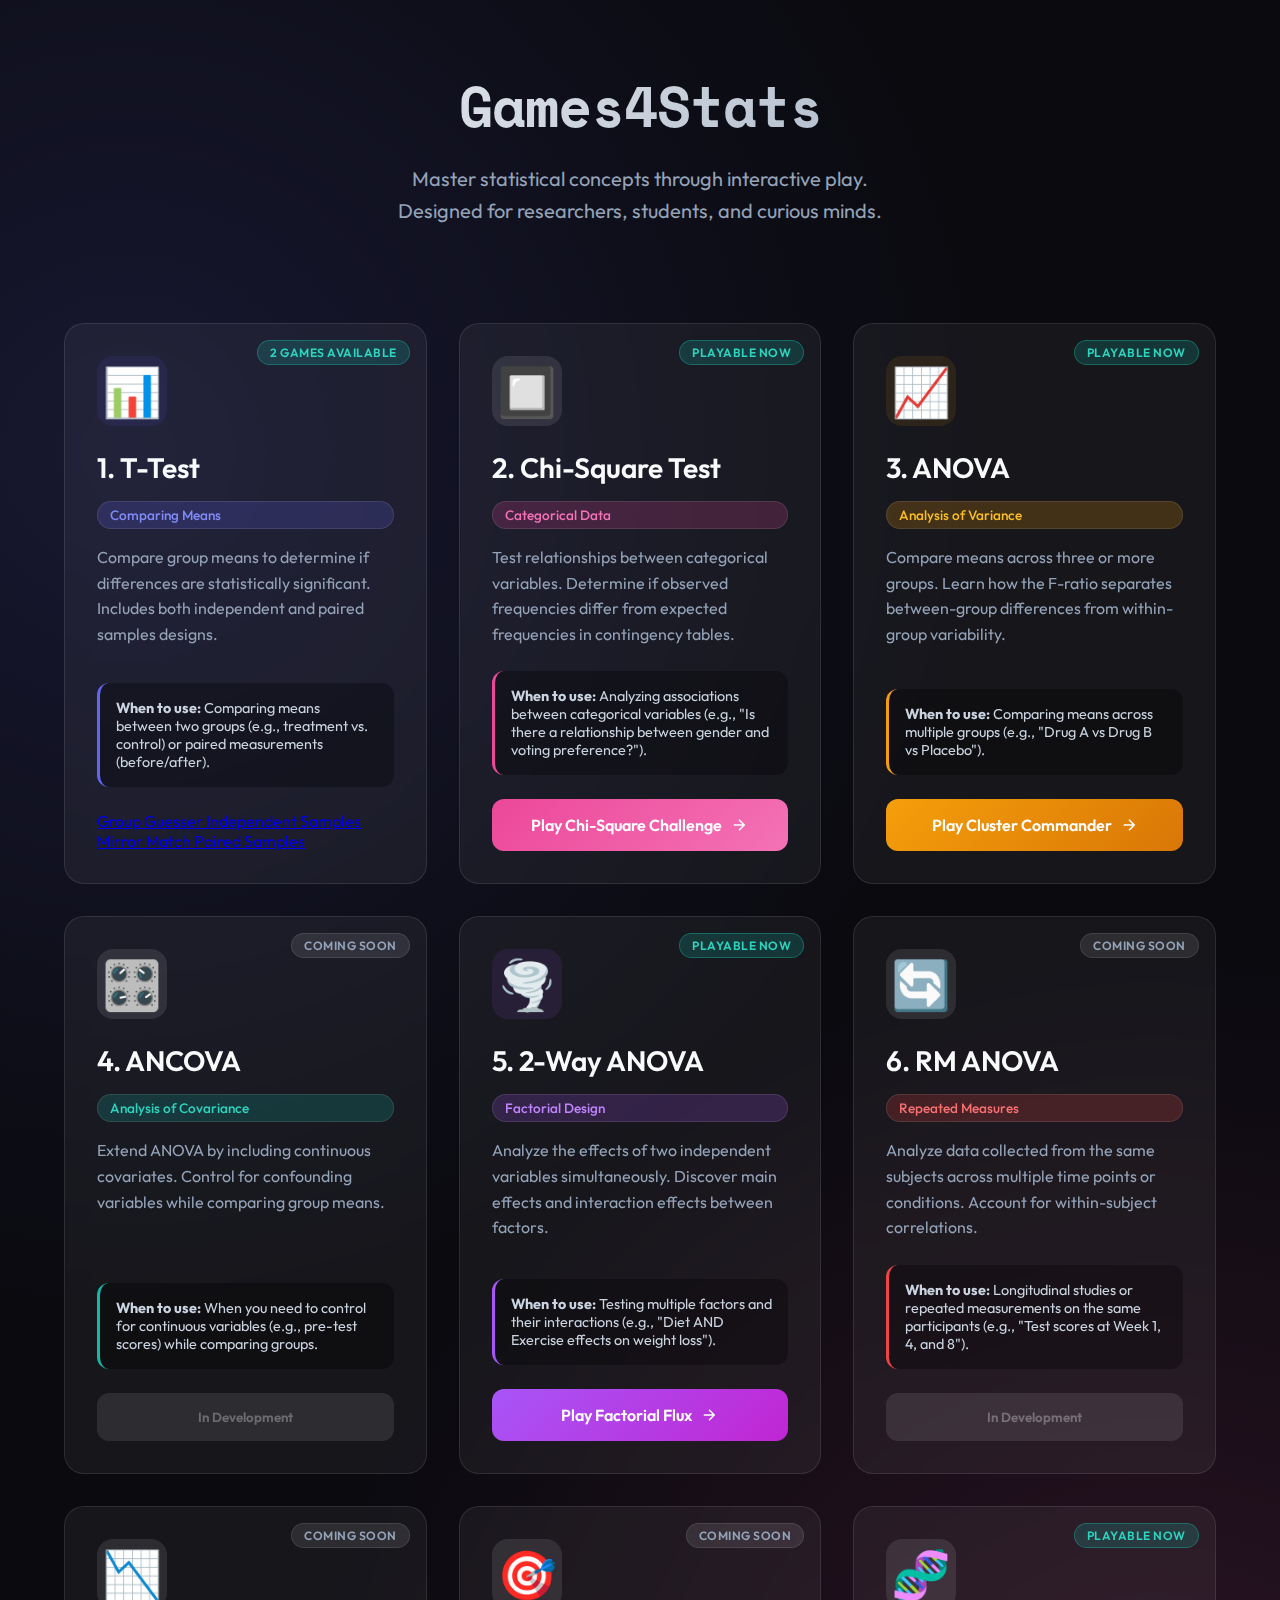
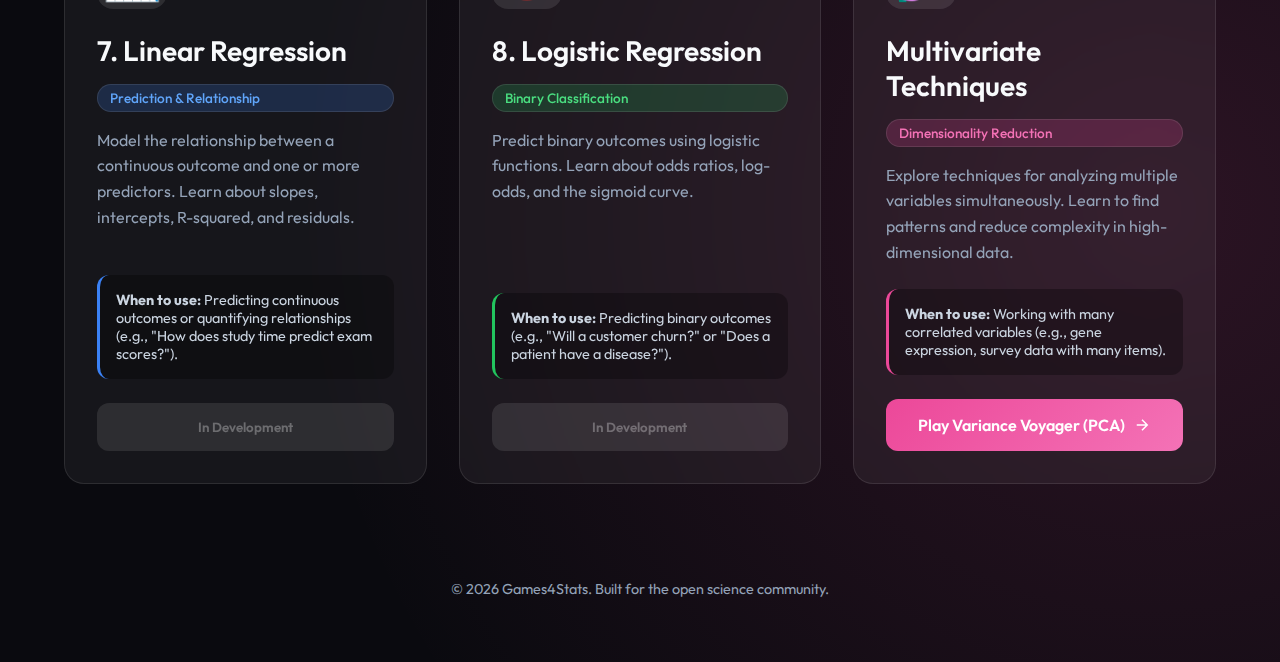
<file: index.html>
<!DOCTYPE html>
<html lang="en">

<head>
    <meta charset="UTF-8">
    <meta name="viewport" content="width=device-width, initial-scale=1.0">
    <title>Games4Stats - Interactive Statistics Learning</title>
    <meta name="description"
        content="Learn statistics concepts like T-tests, ANOVA, Regression, and more through interactive games. Research methods made fun.">
    <link rel="preconnect" href="https://fonts.googleapis.com">
    <link rel="preconnect" href="https://fonts.gstatic.com" crossorigin>
    <link
        href="https://fonts.googleapis.com/css2?family=Outfit:wght@300;400;500;600;700&family=Space+Mono:wght@400;700&display=swap"
        rel="stylesheet">
    <link rel="stylesheet" href="landing.css">
</head>

<body>

    <header class="games-header">
        <div class="logo-display">Games4Stats</div>
        <p class="subtitle">Master statistical concepts through interactive play. <br>Designed for researchers,
            students, and curious minds.</p>
    </header>

    <main class="games-grid">

        <!-- CATEGORY 1: T-TEST -->
        <article class="game-card">
            <div class="status-badge status-live">2 Games Available</div>
            <div class="card-icon ttest-icon">📊</div>
            <h2 class="card-title">1. T-Test</h2>
            <div class="research-tag" style="background: rgba(99, 102, 241, 0.2); color: #818cf8;">Comparing Means</div>

            <p class="card-desc">Compare group means to determine if differences are statistically significant. Includes both independent and paired samples designs.</p>

            <div class="why-useful" style="border-color: #6366f1;">
                <strong>When to use:</strong> Comparing means between two groups (e.g., treatment vs. control) or paired measurements (before/after).
            </div>

            <div class="sub-games">
                <a href="games/group-guesser/index.html" class="sub-game-link">
                    <span class="sub-game-name">Group Guesser</span>
                    <span class="sub-game-type">Independent Samples</span>
                </a>
                <a href="games/mirror-match/index.html" class="sub-game-link">
                    <span class="sub-game-name">Mirror Match</span>
                    <span class="sub-game-type">Paired Samples</span>
                </a>
            </div>
        </article>

        <!-- CATEGORY 2: CHI-SQUARE TEST -->
        <article class="game-card">
            <div class="status-badge status-live">Playable Now</div>
            <div class="card-icon chisq-icon">🔲</div>
            <h2 class="card-title">2. Chi-Square Test</h2>
            <div class="research-tag" style="background: rgba(236, 72, 153, 0.2); color: #f472b6;">Categorical Data</div>

            <p class="card-desc">Test relationships between categorical variables. Determine if observed frequencies differ from expected frequencies in contingency tables.</p>

            <div class="why-useful" style="border-color: #ec4899;">
                <strong>When to use:</strong> Analyzing associations between categorical variables (e.g., "Is there a relationship between gender and voting preference?").
            </div>

            <a href="games/chi-square-challenge/index.html" class="card-btn btn-secondary">
                <span>Play Chi-Square Challenge</span>
                <svg viewBox="0 0 24 24" width="18" height="18" fill="none" stroke="currentColor" stroke-width="2">
                    <path d="M5 12h14M12 5l7 7-7 7" />
                </svg>
            </a>
        </article>

        <!-- CATEGORY 3: ANOVA -->
        <article class="game-card">
            <div class="status-badge status-live">Playable Now</div>
            <div class="card-icon anova-icon">📈</div>
            <h2 class="card-title">3. ANOVA</h2>
            <div class="research-tag" style="background: rgba(245, 158, 11, 0.2); color: #fbbf24;">Analysis of Variance</div>

            <p class="card-desc">Compare means across three or more groups. Learn how the F-ratio separates between-group differences from within-group variability.</p>

            <div class="why-useful" style="border-color: #f59e0b;">
                <strong>When to use:</strong> Comparing means across multiple groups (e.g., "Drug A vs Drug B vs Placebo").
            </div>

            <a href="games/cluster-commander/index.html" class="card-btn btn-amber">
                <span>Play Cluster Commander</span>
                <svg viewBox="0 0 24 24" width="18" height="18" fill="none" stroke="currentColor" stroke-width="2">
                    <path d="M5 12h14M12 5l7 7-7 7" />
                </svg>
            </a>
        </article>

        <!-- CATEGORY 4: ANCOVA -->
        <article class="game-card">
            <div class="status-badge status-soon">Coming Soon</div>
            <div class="card-icon ancova-icon">🎛️</div>
            <h2 class="card-title">4. ANCOVA</h2>
            <div class="research-tag" style="background: rgba(20, 184, 166, 0.2); color: #2dd4bf;">Analysis of Covariance</div>

            <p class="card-desc">Extend ANOVA by including continuous covariates. Control for confounding variables while comparing group means.</p>

            <div class="why-useful" style="border-color: #14b8a6;">
                <strong>When to use:</strong> When you need to control for continuous variables (e.g., pre-test scores) while comparing groups.
            </div>

            <button class="card-btn btn-disabled" disabled>
                <span>In Development</span>
            </button>
        </article>

        <!-- CATEGORY 5: 2-WAY ANOVA -->
        <article class="game-card">
            <div class="status-badge status-live">Playable Now</div>
            <div class="card-icon inter-icon">🌪️</div>
            <h2 class="card-title">5. 2-Way ANOVA</h2>
            <div class="research-tag" style="background: rgba(168, 85, 247, 0.2); color: #c084fc;">Factorial Design</div>

            <p class="card-desc">Analyze the effects of two independent variables simultaneously. Discover main effects and interaction effects between factors.</p>

            <div class="why-useful" style="border-color: #a855f7;">
                <strong>When to use:</strong> Testing multiple factors and their interactions (e.g., "Diet AND Exercise effects on weight loss").
            </div>

            <a href="games/factorial-flux/index.html" class="card-btn btn-purple">
                <span>Play Factorial Flux</span>
                <svg viewBox="0 0 24 24" width="18" height="18" fill="none" stroke="currentColor" stroke-width="2">
                    <path d="M5 12h14M12 5l7 7-7 7" />
                </svg>
            </a>
        </article>

        <!-- CATEGORY 6: RM ANOVA -->
        <article class="game-card">
            <div class="status-badge status-soon">Coming Soon</div>
            <div class="card-icon rmanova-icon">🔄</div>
            <h2 class="card-title">6. RM ANOVA</h2>
            <div class="research-tag" style="background: rgba(239, 68, 68, 0.2); color: #f87171;">Repeated Measures</div>

            <p class="card-desc">Analyze data collected from the same subjects across multiple time points or conditions. Account for within-subject correlations.</p>

            <div class="why-useful" style="border-color: #ef4444;">
                <strong>When to use:</strong> Longitudinal studies or repeated measurements on the same participants (e.g., "Test scores at Week 1, 4, and 8").
            </div>

            <button class="card-btn btn-disabled" disabled>
                <span>In Development</span>
            </button>
        </article>

        <!-- CATEGORY 7: LINEAR REGRESSION -->
        <article class="game-card">
            <div class="status-badge status-soon">Coming Soon</div>
            <div class="card-icon linreg-icon">📉</div>
            <h2 class="card-title">7. Linear Regression</h2>
            <div class="research-tag" style="background: rgba(59, 130, 246, 0.2); color: #60a5fa;">Prediction & Relationship</div>

            <p class="card-desc">Model the relationship between a continuous outcome and one or more predictors. Learn about slopes, intercepts, R-squared, and residuals.</p>

            <div class="why-useful" style="border-color: #3b82f6;">
                <strong>When to use:</strong> Predicting continuous outcomes or quantifying relationships (e.g., "How does study time predict exam scores?").
            </div>

            <button class="card-btn btn-disabled" disabled>
                <span>In Development</span>
            </button>
        </article>

        <!-- CATEGORY 8: LOGISTIC REGRESSION -->
        <article class="game-card">
            <div class="status-badge status-soon">Coming Soon</div>
            <div class="card-icon logreg-icon">🎯</div>
            <h2 class="card-title">8. Logistic Regression</h2>
            <div class="research-tag" style="background: rgba(34, 197, 94, 0.2); color: #4ade80;">Binary Classification</div>

            <p class="card-desc">Predict binary outcomes using logistic functions. Learn about odds ratios, log-odds, and the sigmoid curve.</p>

            <div class="why-useful" style="border-color: #22c55e;">
                <strong>When to use:</strong> Predicting binary outcomes (e.g., "Will a customer churn?" or "Does a patient have a disease?").
            </div>

            <button class="card-btn btn-disabled" disabled>
                <span>In Development</span>
            </button>
        </article>

        <!-- CATEGORY 9: MULTIVARIATE TECHNIQUES -->
        <article class="game-card">
            <div class="status-badge status-live">Playable Now</div>
            <div class="card-icon multi-icon">🧬</div>
            <h2 class="card-title">Multivariate Techniques</h2>
            <div class="research-tag" style="background: rgba(236, 72, 153, 0.2); color: #f472b6;">Dimensionality Reduction</div>

            <p class="card-desc">Explore techniques for analyzing multiple variables simultaneously. Learn to find patterns and reduce complexity in high-dimensional data.</p>

            <div class="why-useful" style="border-color: #ec4899;">
                <strong>When to use:</strong> Working with many correlated variables (e.g., gene expression, survey data with many items).
            </div>

            <a href="games/variance-voyager/index.html" class="card-btn btn-secondary">
                <span>Play Variance Voyager (PCA)</span>
                <svg viewBox="0 0 24 24" width="18" height="18" fill="none" stroke="currentColor" stroke-width="2">
                    <path d="M5 12h14M12 5l7 7-7 7" />
                </svg>
            </a>
        </article>

    </main>

    <footer>
        <p>© 2026 Games4Stats. Built for the open science community.</p>
    </footer>

</body>

</html>
</file>
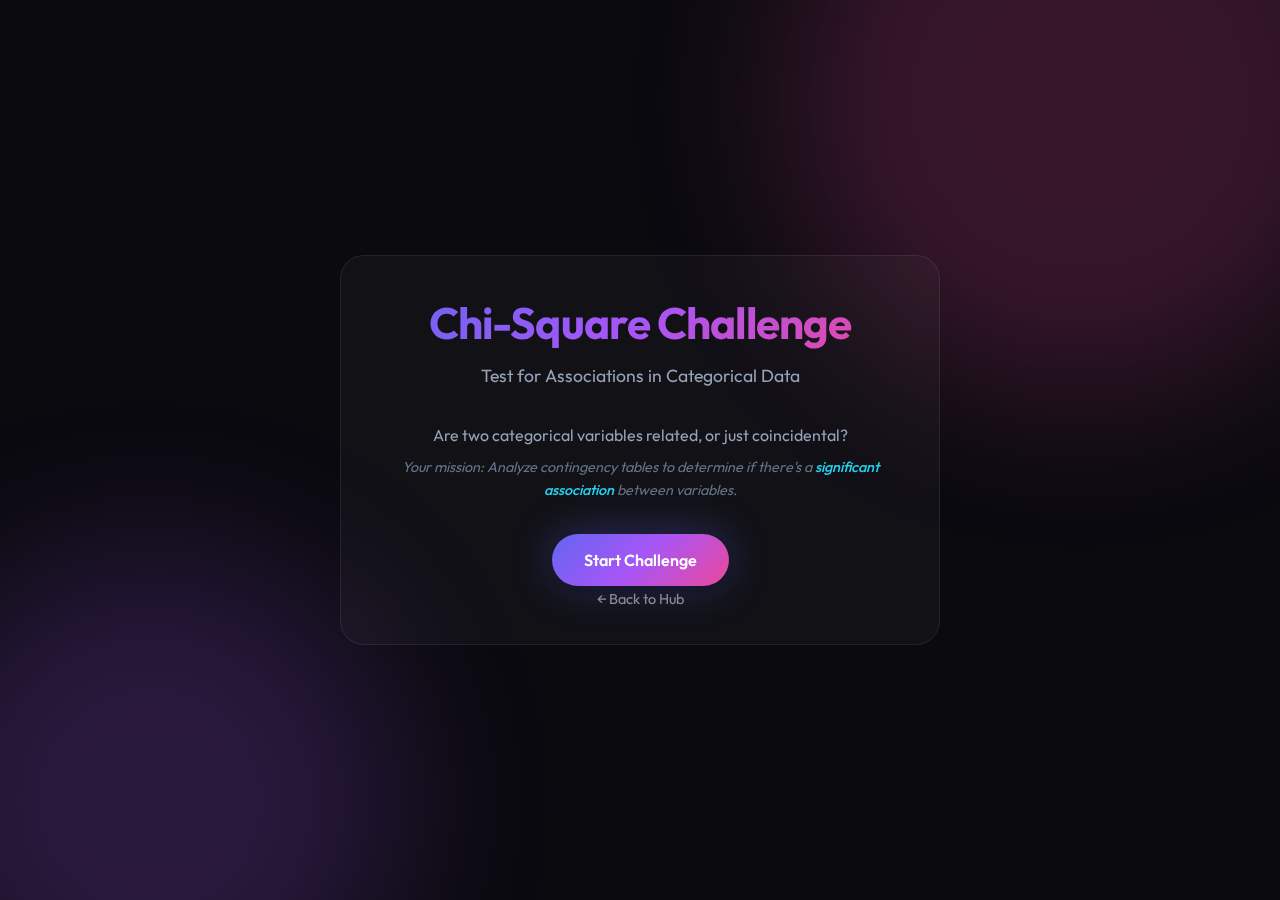
<file: games/chi-square-challenge/index.html>
<!DOCTYPE html>
<html lang="en">

<head>
    <meta charset="UTF-8">
    <meta name="viewport" content="width=device-width, initial-scale=1.0">
    <title>Chi-Square Challenge - Games4Stats</title>
    <link rel="preconnect" href="https://fonts.googleapis.com">
    <link rel="preconnect" href="https://fonts.gstatic.com" crossorigin>
    <link
        href="https://fonts.googleapis.com/css2?family=Outfit:wght@300;400;500;600;700&family=Space+Mono:wght@400;700&display=swap"
        rel="stylesheet">
    <link rel="stylesheet" href="../../games/variance-voyager/styles.css">
    <link rel="stylesheet" href="styles.css">
</head>

<body>
    <div class="background-effects">
        <div class="gradient-orb orb-1" style="background: rgba(236, 72, 153, 0.4)"></div>
        <div class="gradient-orb orb-2" style="background: rgba(168, 85, 247, 0.4)"></div>
    </div>

    <!-- Start Screen -->
    <div id="start-screen" class="screen active">
        <div class="glass-card hero-card">
            <h1 class="game-title">Chi-Square Challenge</h1>
            <p class="game-subtitle">Test for Associations in Categorical Data</p>

            <div class="intro-text">
                <p>Are two categorical variables related, or just coincidental?</p>
                <p class="hint-text">Your mission: Analyze contingency tables to determine if there's a <strong>significant association</strong> between variables.</p>
            </div>

            <button id="start-btn" class="primary-btn">
                <span>Start Challenge</span>
            </button>
            <br>
            <a href="../../index.html" style="color: rgba(255,255,255,0.5); text-decoration: none; font-size: 0.9rem;">←
                Back to Hub</a>
        </div>
    </div>

        <!-- Game Screen -->
    <div id="game-screen" class="screen game-screen">
        <header class="game-header" style="width: 100%; max-width: 1200px; margin-bottom: 1rem; display: flex; justify-content: center;">
            <div class="level-indicator glass-pill">
                <span class="level-label">Challenge</span>
                <span id="level-number" class="level-num">1</span>
                <span id="level-name" class="level-name">Independence Test</span>
            </div>
        </header>

        <main class="game-main">
            <div class="canvas-container glass-card">
                <div class="scenario-text" id="scenario-text">
                    A study examines whether a new teaching method improves student pass rates...
                </div>

                <div id="contingency-table" class="contingency-table" style="grid-template-columns: repeat(3, 1fr);">
                    <!-- Table cells will be generated by JS -->
                </div>

                <div class="heatmap-legend">
                    <span>Low χ² contribution</span>
                    <div class="legend-gradient"></div>
                    <span>High χ² contribution</span>
                </div>

                <div class="chi-square-display" id="chi-square-display">
                    χ² = 0.00
                </div>

                <div style="text-align: center; font-size: 0.9rem; color: #94a3b8;" id="p-value-display">
                    p-value > 0.05 (Not Significant)
                </div>
            </div>

            <aside class="stats-panel">
                <div class="stat-card glass-card">
                    <h3>Your Decision</h3>
                    <p style="margin-bottom: 1rem; font-size: 0.9rem; color: #cbd5e1;">
                        Based on the chi-square test, are these variables:
                    </p>

                    <div class="decision-buttons">
                        <button id="btn-independent" class="decision-btn independent">
                            Independent<br>
                            <small>(No association)</small>
                        </button>
                        <button id="btn-associated" class="decision-btn associated">
                            Associated<br>
                            <small>(Significant link)</small>
                        </button>
                    </div>
                </div>

                <div class="stat-card glass-card">
                    <h3>Understanding</h3>
                    <div id="understanding-text" style="font-size: 0.9rem; line-height: 1.5; color: #cbd5e1;">
                        <strong>Observed:</strong> Actual counts from your data<br>
                        <strong>Expected:</strong> Counts if variables were independent<br>
                        <strong>χ²:</strong> Sum of (O-E)²/E - measures deviation
                    </div>
                </div>

                <button id="confirm-btn" class="primary-btn" disabled>
                    <span>Submit Answer</span>
                </button>
            </aside>
        </main>
    </div>

    <!-- Complete Screen -->
    <div id="complete-screen" class="screen">
        <div class="glass-card complete-card">
            <h2 id="complete-title">Correct! 🎉</h2>
            <div class="insight-box">
                <h4>📚 Research Insight</h4>
                <p id="insight-text">The chi-square statistic measures how much observed counts deviate from expected counts under independence.</p>
            </div>
            <button id="next-level-btn" class="primary-btn">
                <span>Next Challenge</span>
            </button>
        </div>
    </div>

    <script src="game.js"></script>
</body>

</html>
</file>
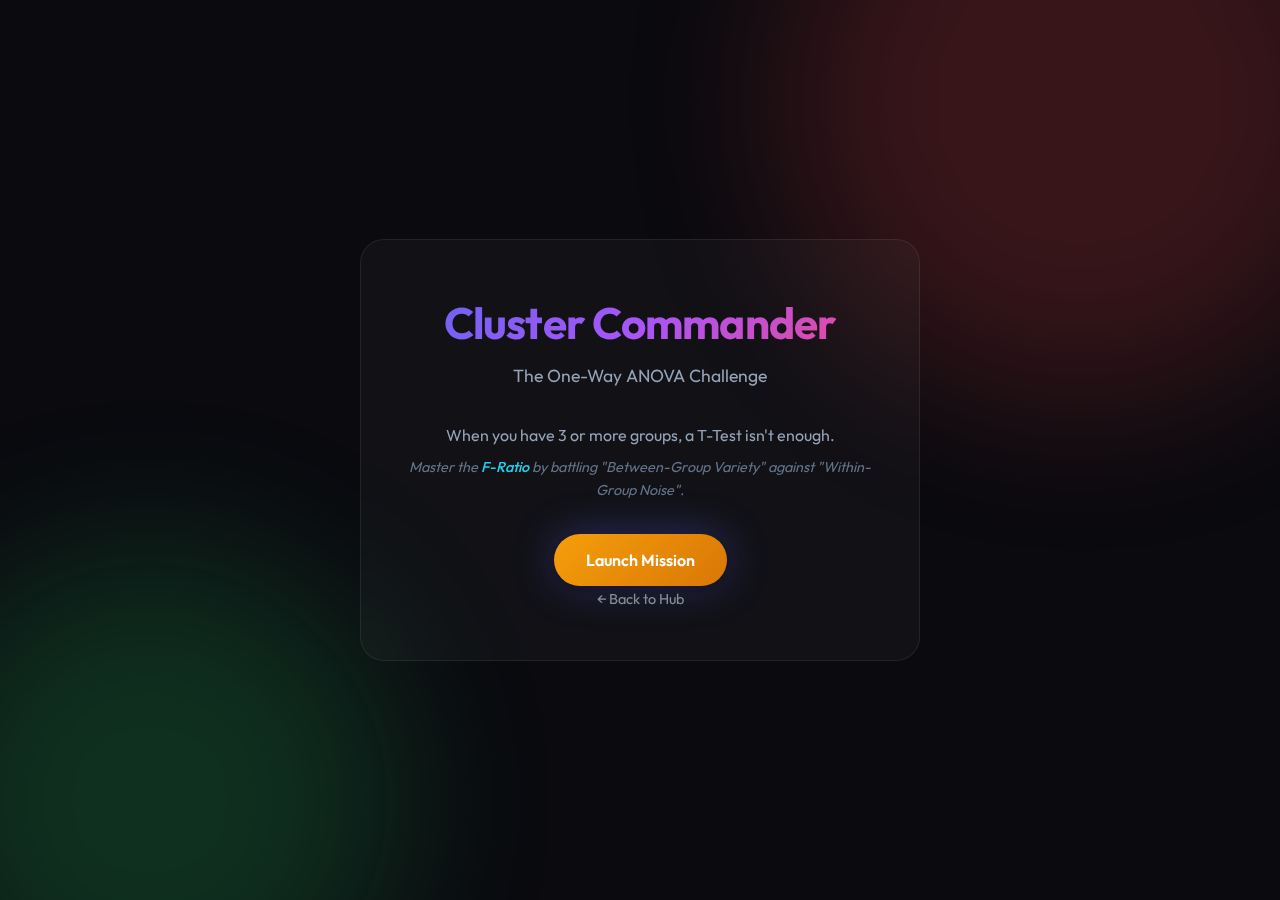
<file: games/cluster-commander/index.html>
<!DOCTYPE html>
<html lang="en">

<head>
    <meta charset="UTF-8">
    <meta name="viewport" content="width=device-width, initial-scale=1.0">
    <title>Cluster Commander - Games4Stats</title>
    <link rel="preconnect" href="https://fonts.googleapis.com">
    <link rel="preconnect" href="https://fonts.gstatic.com" crossorigin>
    <link
        href="https://fonts.googleapis.com/css2?family=Outfit:wght@300;400;500;600;700&family=Space+Mono:wght@400;700&display=swap"
        rel="stylesheet">
    <link rel="stylesheet" href="../../games/variance-voyager/styles.css">
    <style>
        .gradient-orb.orb-1 {
            background: rgba(239, 68, 68, 0.4);
        }

        /* Red */
        .gradient-orb.orb-2 {
            background: rgba(34, 197, 94, 0.4);
        }

        /* Green */
        .meter-fill {
            background: #f59e0b;
        }

        /* Amber theme */
        .canvas-container {
            background: rgba(0, 0, 0, 0.3);
        }

        .group-legend {
            display: flex;
            gap: 15px;
            justify-content: center;
            margin-top: 10px;
            font-size: 0.8rem;
        }

        .legend-dot {
            width: 10px;
            height: 10px;
            border-radius: 50%;
            display: inline-block;
            margin-right: 5px;
        }
    </style>
</head>

<body>
    <div class="background-effects">
        <div class="gradient-orb orb-1"></div>
        <div class="gradient-orb orb-2"></div>
    </div>

    <!-- Start Screen -->
    <div id="start-screen" class="screen active">
        <div class="glass-card hero-card">
            <h1 class="game-title">Cluster Commander</h1>
            <p class="game-subtitle">The One-Way ANOVA Challenge</p>

            <div class="intro-text">
                <p>When you have 3 or more groups, a T-Test isn't enough.</p>
                <p class="hint-text">Master the <strong>F-Ratio</strong> by battling "Between-Group Variety" against
                    "Within-Group Noise".</p>
            </div>

            <button id="start-btn" class="primary-btn" style="background: linear-gradient(135deg, #f59e0b, #d97706);">
                <span>Launch Mission</span>
            </button>
            <br>
            <a href="../../index.html" style="color: rgba(255,255,255,0.5); text-decoration: none; font-size: 0.9rem;">←
                Back to Hub</a>
        </div>
    </div>

    <!-- Game Screen -->
    <div id="game-screen" class="screen">
        <header class="game-header">
            <div class="level-indicator glass-pill">
                <span class="level-label">Level</span>
                <span id="level-number" class="level-num">1</span>
                <span id="level-name" class="level-name">The Spread</span>
            </div>

            <div class="score-container glass-pill">
                <span class="score-label">F-Statistic</span>
                <span id="f-stat-display">0.00</span>
            </div>
        </header>

        <main class="game-main">
            <div class="canvas-container glass-card">
                <canvas id="game-canvas"></canvas>

                <div class="overlay-ui" style="position: absolute; top: 20px; right: 20px; text-align: right;">
                    <div style="font-weight: bold; color: #f59e0b; font-size: 1.2rem;">p = <span
                            id="p-value">1.00</span></div>
                    <div class="group-legend">
                        <span><span class="legend-dot" style="background: #ef4444"></span>A</span>
                        <span><span class="legend-dot" style="background: #22c55e"></span>B</span>
                        <span><span class="legend-dot" style="background: #3b82f6"></span>C</span>
                    </div>
                </div>
            </div>

            <aside class="stats-panel">
                <div class="stat-card glass-card">
                    <h3>Control Panel</h3>
                    <p id="level-instruction" style="margin-bottom: 1rem; font-size: 0.9rem; color: #cbd5e1;">Separate
                        the groups!</p>

                    <div class="slider-group" id="slider-between">
                        <label>Spread (Between-Groups)</label>
                        <input type="range" id="input-between" min="0" max="100" value="0">
                    </div>

                    <div class="slider-group" id="slider-within">
                        <label>Precision (Within-Groups)</label>
                        <input type="range" id="input-within" min="10" max="100" value="50" style="direction: rtl">
                        <!-- RTL: Right is "High Precision" (Low Var) -->
                    </div>
                </div>

                <div class="stat-card glass-card objective-card">
                    <h3>F-Ratio Meter</h3>
                    <div class="variance-meter">
                        <div class="meter-track">
                            <!-- Green zone marker -->
                            <div
                                style="position: absolute; left: 60%; width: 40%; height: 100%; background: rgba(34, 197, 94, 0.1); border-left: 1px dashed #22c55e;">
                            </div>
                            <div id="f-fill" class="meter-fill" style="width: 0%; background: #f59e0b;"></div>
                        </div>
                    </div>
                    <p style="font-size: 0.8rem; margin-top: 5px; opacity: 0.7;">F = Variance Between / Variance Within
                    </p>
                </div>

                <button id="confirm-btn" class="primary-btn" disabled
                    style="background: linear-gradient(135deg, #f59e0b, #d97706);">
                    <span>Confirm Significance</span>
                </button>
            </aside>
        </main>
    </div>

    <!-- Complete Screen -->
    <div id="complete-screen" class="screen">
        <div class="glass-card complete-card">
            <h2>Analysis Complete! 📊</h2>
            <div class="insight-box">
                <h4>📚 Insight</h4>
                <p id="insight-text">By maximizing the difference BETWEEN groups while minimizing the noise WITHIN
                    groups, you created a massive F-Ratio!</p>
            </div>
            <button id="next-level-btn" class="primary-btn">
                <span>Next Mission</span>
            </button>
        </div>
    </div>

    <script src="game.js"></script>
</body>

</html>
</file>
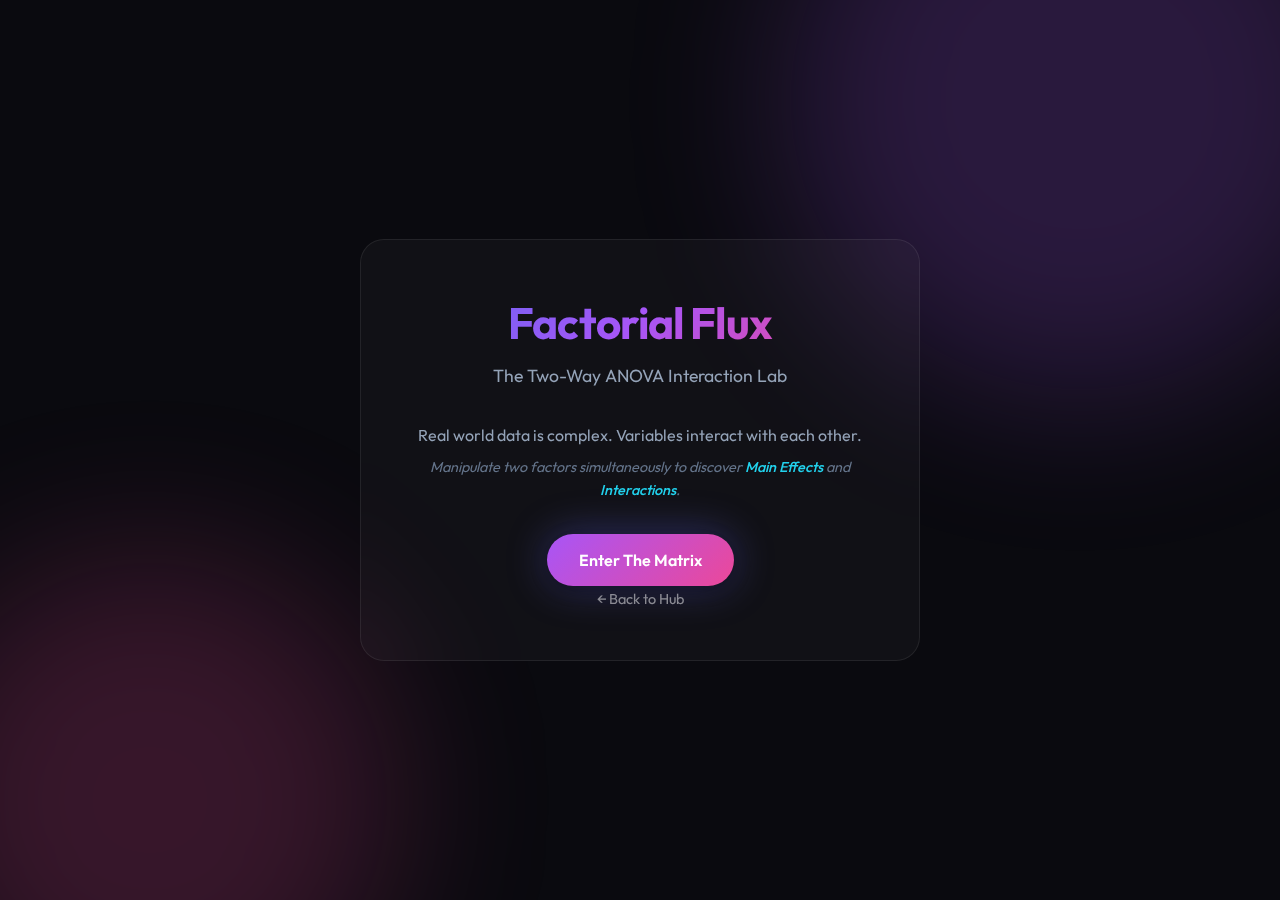
<file: games/factorial-flux/index.html>
<!DOCTYPE html>
<html lang="en">

<head>
    <meta charset="UTF-8">
    <meta name="viewport" content="width=device-width, initial-scale=1.0">
    <title>Factorial Flux - Games4Stats</title>
    <link rel="preconnect" href="https://fonts.googleapis.com">
    <link rel="preconnect" href="https://fonts.gstatic.com" crossorigin>
    <link
        href="https://fonts.googleapis.com/css2?family=Outfit:wght@300;400;500;600;700&family=Space+Mono:wght@400;700&display=swap"
        rel="stylesheet">
    <link rel="stylesheet" href="../../games/variance-voyager/styles.css">
    <style>
        .gradient-orb.orb-1 {
            background: rgba(168, 85, 247, 0.4);
        }

        /* Purple */
        .gradient-orb.orb-2 {
            background: rgba(236, 72, 153, 0.4);
        }

        /* Pink */
        .meter-fill {
            background: #d946ef;
        }

        .canvas-container {
            background: rgba(0, 0, 0, 0.3);
        }
    </style>
</head>

<body>
    <div class="background-effects">
        <div class="gradient-orb orb-1"></div>
        <div class="gradient-orb orb-2"></div>
    </div>

    <!-- Start Screen -->
    <div id="start-screen" class="screen active">
        <div class="glass-card hero-card">
            <h1 class="game-title">Factorial Flux</h1>
            <p class="game-subtitle">The Two-Way ANOVA Interaction Lab</p>

            <div class="intro-text">
                <p>Real world data is complex. Variables interact with each other.</p>
                <p class="hint-text">Manipulate two factors simultaneously to discover <strong>Main Effects</strong> and
                    <strong>Interactions</strong>.</p>
            </div>

            <button id="start-btn" class="primary-btn" style="background: linear-gradient(135deg, #a855f7, #ec4899);">
                <span>Enter The Matrix</span>
            </button>
            <br>
            <a href="../../index.html" style="color: rgba(255,255,255,0.5); text-decoration: none; font-size: 0.9rem;">←
                Back to Hub</a>
        </div>
    </div>

    <!-- Game Screen -->
    <div id="game-screen" class="screen">
        <header class="game-header">
            <div class="level-indicator glass-pill">
                <span class="level-label">Level</span>
                <span id="level-number" class="level-num">1</span>
                <span id="level-name" class="level-name">Parallel Worlds</span>
            </div>
        </header>

        <main class="game-main">
            <div class="canvas-container glass-card">
                <canvas id="game-canvas"></canvas>

                <div class="overlay-ui"
                    style="position: absolute; top: 20px; right: 20px; text-align: right; background: rgba(0,0,0,0.5); padding: 10px; border-radius: 10px;">
                    <div style="font-size: 0.8rem; color: #a855f7;">Factor A (Main Effect): <span id="stat-a"
                            style="color:white; font-weight:bold">0.00</span></div>
                    <div style="font-size: 0.8rem; color: #ec4899;">Factor B (Main Effect): <span id="stat-b"
                            style="color:white; font-weight:bold">0.00</span></div>
                    <div style="font-size: 0.8rem; color: #22c55e;">Interaction (AxB): <span id="stat-int"
                            style="color:white; font-weight:bold">0.00</span></div>
                </div>
            </div>

            <aside class="stats-panel">
                <div class="stat-card glass-card">
                    <h3>Flux Controls</h3>
                    <p id="level-task" style="margin-bottom: 1rem; font-size: 0.9rem; color: #cbd5e1;">Make lines
                        Parallel but Separated.</p>

                    <div class="slider-group">
                        <label style="color: #a855f7">Factor A (Slope)</label>
                        <input type="range" id="input-a" min="-50" max="50" value="0">
                    </div>

                    <div class="slider-group">
                        <label style="color: #ec4899">Factor B (Separation)</label>
                        <input type="range" id="input-b" min="0" max="100" value="20">
                    </div>

                    <div class="slider-group">
                        <label style="color: #22c55e">Interaction (Cross)</label>
                        <input type="range" id="input-int" min="-50" max="50" value="0">
                    </div>
                </div>

                <button id="confirm-btn" class="primary-btn" disabled
                    style="background: linear-gradient(135deg, #a855f7, #ec4899);">
                    <span>Confirm Pattern</span>
                </button>
            </aside>
        </main>
    </div>

    <!-- Complete Screen -->
    <div id="complete-screen" class="screen">
        <div class="glass-card complete-card">
            <h2>Pattern Matched! 🧩</h2>
            <div class="insight-box">
                <h4>📚 Concept Unlocked</h4>
                <p id="insight-text">Parallel lines mean NO interaction. The effect of Factor A is the same regardless
                    of Factor B.</p>
            </div>
            <button id="next-level-btn" class="primary-btn">
                <span>Next Dimension</span>
            </button>
        </div>
    </div>

    <script src="game.js"></script>
</body>

</html>
</file>
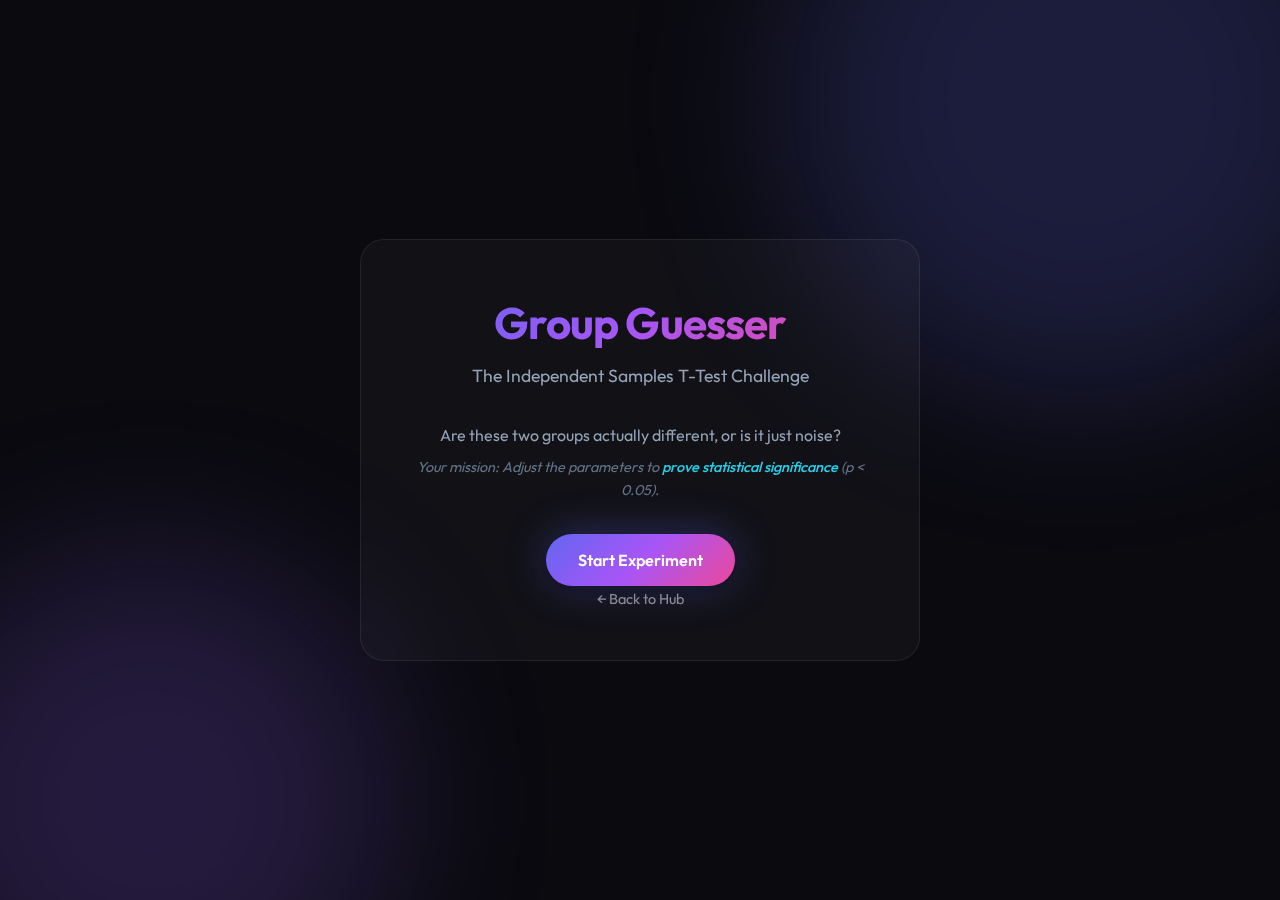
<file: games/group-guesser/index.html>
<!DOCTYPE html>
<html lang="en">

<head>
    <meta charset="UTF-8">
    <meta name="viewport" content="width=device-width, initial-scale=1.0">
    <title>Group Guesser - Games4Stats</title>
    <link rel="preconnect" href="https://fonts.googleapis.com">
    <link rel="preconnect" href="https://fonts.gstatic.com" crossorigin>
    <link
        href="https://fonts.googleapis.com/css2?family=Outfit:wght@300;400;500;600;700&family=Space+Mono:wght@400;700&display=swap"
        rel="stylesheet">
    <link rel="stylesheet" href="../../games/variance-voyager/styles.css"> <!-- Reusing existing styles -->
    <style>
        /* Specific overrides for T-Test visualization */
        .distribution-container {
            position: relative;
            height: 400px;
            width: 100%;
            display: flex;
            align-items: flex-end;
            justify-content: center;
        }

        .canvas-container {
            background: rgba(0, 0, 0, 0.3);
        }
    </style>
</head>

<body>
    <div class="background-effects">
        <div class="gradient-orb orb-1" style="background: rgba(99, 102, 241, 0.4)"></div>
        <div class="gradient-orb orb-2" style="background: rgba(139, 92, 246, 0.4)"></div>
    </div>

    <!-- Start Screen -->
    <div id="start-screen" class="screen active">
        <div class="glass-card hero-card">
            <h1 class="game-title">Group Guesser</h1>
            <p class="game-subtitle">The Independent Samples T-Test Challenge</p>

            <div class="intro-text">
                <p>Are these two groups actually different, or is it just noise?</p>
                <p class="hint-text">Your mission: Adjust the parameters to <strong>prove statistical
                        significance</strong> (p < 0.05).</p>
            </div>

            <button id="start-btn" class="primary-btn">
                <span>Start Experiment</span>
            </button>
            <br>
            <a href="../../index.html" style="color: rgba(255,255,255,0.5); text-decoration: none; font-size: 0.9rem;">←
                Back to Hub</a>
        </div>
    </div>

    <!-- Game Screen -->
    <div id="game-screen" class="screen">
        <header class="game-header">
            <div class="level-indicator glass-pill">
                <span class="level-label">Experiment</span>
                <span id="level-number" class="level-num">1</span>
                <span id="level-name" class="level-name">The Separation</span>
            </div>
        </header>

        <main class="game-main">
            <div class="canvas-container glass-card">
                <canvas id="game-canvas"></canvas>
                <div class="overlay-ui" style="position: absolute; top: 20px; right: 20px; text-align: right;">
                    <div style="font-family: 'Space Mono'; font-size: 2rem; font-weight: bold;" id="p-value-display">p =
                        0.50</div>
                    <div style="font-size: 0.9rem; opacity: 0.7;" id="sig-status">Not Significant</div>
                </div>
            </div>

            <aside class="stats-panel">
                <div class="stat-card glass-card">
                    <h3>Control Panel</h3>
                    <p id="level-instruction" style="margin-bottom: 1rem; font-size: 0.9rem; color: #cbd5e1;">Drag the
                        slider to separate the group means.</p>

                    <!-- Sliders (Visibility controlled by JS per level) -->
                    <div class="slider-group" id="slider-mean">
                        <label>Difference in Means (Effect Size)</label>
                        <input type="range" id="input-mean-diff" min="0" max="100" value="0">
                    </div>

                    <div class="slider-group" id="slider-sd" style="display:none;">
                        <label>Noise Level (Standard Deviation)</label>
                        <input type="range" id="input-sd" min="5" max="50" value="20" style="direction: rtl">
                        <!-- RTL so "Right" is "Less Noise" or intuition? Let's just do normal -->
                    </div>

                    <div class="slider-group" id="slider-n" style="display:none;">
                        <label>Sample Size (N)</label>
                        <input type="range" id="input-n" min="5" max="200" value="20">
                    </div>
                </div>

                <div class="stat-card glass-card objective-card">
                    <h3>T-Statistic</h3>
                    <div class="variance-meter">
                        <div class="meter-track">
                            <!-- Green zone marker -->
                            <div
                                style="position: absolute; left: 70%; width: 30%; height: 100%; background: rgba(34, 197, 94, 0.2); border-left: 2px dashed #22c55e;">
                            </div>
                            <div id="t-stat-fill" class="meter-fill" style="width: 0%; background: #6366f1;"></div>
                        </div>
                    </div>
                    <p style="font-size: 0.8rem; margin-top: 5px; opacity: 0.7;">Push the bar into the green zone!</p>
                </div>

                <button id="confirm-btn" class="primary-btn" disabled>
                    <span>Publish Results</span>
                </button>
            </aside>
        </main>
    </div>

    <!-- Complete Screen -->
    <div id="complete-screen" class="screen">
        <div class="glass-card complete-card">
            <h2>Significance Found! 🎉</h2>
            <div class="insight-box">
                <h4>📚 Research Insight</h4>
                <p id="insight-text">By increasing the difference between means, the signal overcame the noise.</p>
            </div>
            <button id="next-level-btn" class="primary-btn">
                <span>Next Experiment</span>
            </button>
        </div>
    </div>

    <script src="game.js"></script>
</body>

</html>
</file>
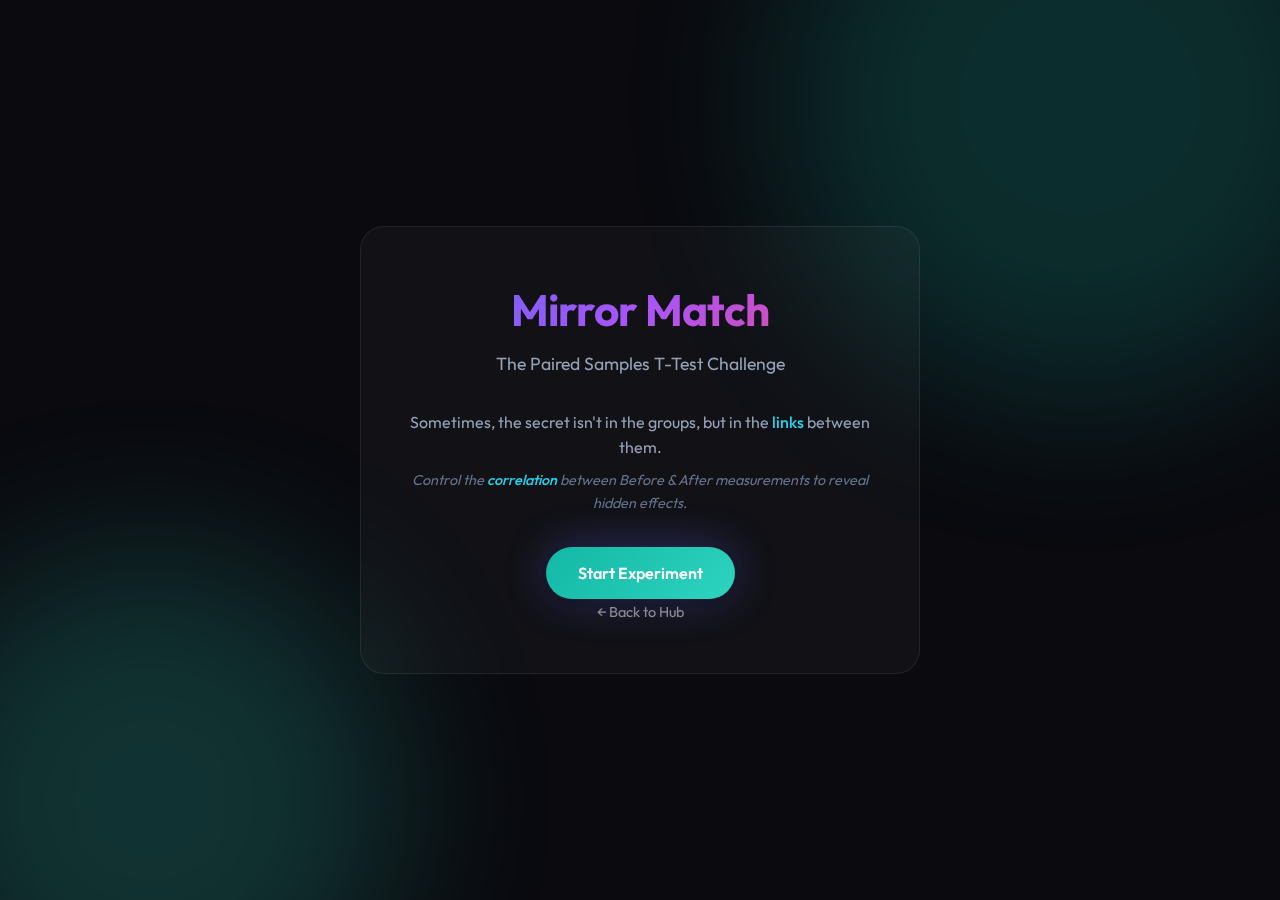
<file: games/mirror-match/index.html>
<!DOCTYPE html>
<html lang="en">

<head>
    <meta charset="UTF-8">
    <meta name="viewport" content="width=device-width, initial-scale=1.0">
    <title>Mirror Match - Games4Stats</title>
    <meta name="description"
        content="Master the Paired Samples T-Test by discovering the power of within-subject analysis.">
    <link rel="preconnect" href="https://fonts.googleapis.com">
    <link rel="preconnect" href="https://fonts.gstatic.com" crossorigin>
    <link
        href="https://fonts.googleapis.com/css2?family=Outfit:wght@300;400;500;600;700&family=Space+Mono:wght@400;700&display=swap"
        rel="stylesheet">
    <link rel="stylesheet" href="../../games/variance-voyager/styles.css">
    <style>
        /* Override for visual difference */
        .gradient-orb.orb-1 {
            background: rgba(20, 184, 166, 0.4);
        }

        .gradient-orb.orb-2 {
            background: rgba(45, 212, 191, 0.4);
        }

        .meter-fill {
            background: #14b8a6;
        }

        /* Teal theme */

        /* Canvas background override */
        .canvas-container {
            background: rgba(0, 0, 0, 0.4);
        }
    </style>
</head>

<body>
    <div class="background-effects">
        <div class="gradient-orb orb-1"></div>
        <div class="gradient-orb orb-2"></div>
    </div>

    <!-- Start Screen -->
    <div id="start-screen" class="screen active">
        <div class="glass-card hero-card">
            <h1 class="game-title">Mirror Match</h1>
            <p class="game-subtitle">The Paired Samples T-Test Challenge</p>

            <div class="intro-text">
                <p>Sometimes, the secret isn't in the groups, but in the <strong>links</strong> between them.</p>
                <p class="hint-text">Control the <strong>correlation</strong> between Before & After measurements to
                    reveal hidden effects.</p>
            </div>

            <button id="start-btn" class="primary-btn" style="background: linear-gradient(135deg, #14b8a6, #2dd4bf);">
                <span>Start Experiment</span>
            </button>
            <br>
            <a href="../../index.html" style="color: rgba(255,255,255,0.5); text-decoration: none; font-size: 0.9rem;">←
                Back to Hub</a>
        </div>
    </div>

    <!-- Game Screen -->
    <div id="game-screen" class="screen">
        <header class="game-header">
            <div class="level-indicator glass-pill">
                <span class="level-label">Level</span>
                <span id="level-number" class="level-num">1</span>
                <span id="level-name" class="level-name">The Messy Data</span>
            </div>

            <div class="score-container glass-pill">
                <span class="score-label">Statistic</span>
                <span id="stat-type">t(paired)</span>
            </div>
        </header>

        <main class="game-main">
            <div class="canvas-container glass-card">
                <canvas id="game-canvas"></canvas>

                <!-- Floating Info -->
                <div class="overlay-ui" style="position: absolute; top: 20px; left: 20px;">
                    <div style="font-size: 0.8rem; opacity: 0.7;">Compare:</div>
                    <div style="font-weight: bold; color: #14b8a6;">Independent T-Test: <span id="indep-p"
                            style="color:white">p=0.45</span></div>
                    <div style="font-weight: bold; color: #22c55e;">Paired T-Test: <span id="paired-p"
                            style="color:white">p=0.45</span></div>
                </div>

                <div class="overlay-ui" id="success-msg"
                    style="position: absolute; bottom: 20px; width: 100%; text-align: center; opacity: 0; transition: opacity 0.3s;">
                    <span
                        style="background: rgba(34, 197, 94, 0.2); border: 1px solid #22c55e; color: #22c55e; padding: 5px 15px; border-radius: 20px; font-weight: bold;">SIGNIFICANT!</span>
                </div>
            </div>

            <aside class="stats-panel">
                <div class="stat-card glass-card">
                    <h3>Parameters</h3>
                    <p id="level-task" style="margin-bottom: 1rem; font-size: 0.9rem; color: #cbd5e1;">Increase
                        correlation to reduce error.</p>

                    <div class="slider-group" id="slider-corr">
                        <label>Correlation (r)</label>
                        <input type="range" id="input-corr" min="0" max="95" value="0">
                    </div>
                </div>

                <div class="stat-card glass-card objective-card">
                    <h3>Significance Meter</h3>
                    <div class="variance-meter">
                        <div class="meter-track">
                            <!-- Green zone marker -->
                            <div
                                style="position: absolute; left: 70%; width: 30%; height: 100%; background: rgba(34, 197, 94, 0.1); border-left: 1px dashed #22c55e;">
                            </div>
                            <div id="sig-fill" class="meter-fill" style="width: 0%; background: #14b8a6;"></div>
                        </div>
                    </div>
                </div>

                <button id="confirm-btn" class="primary-btn" disabled
                    style="background: linear-gradient(135deg, #14b8a6, #2dd4bf);">
                    <span>Confirm Result</span>
                </button>
            </aside>
        </main>
    </div>

    <!-- Complete Screen -->
    <div id="complete-screen" class="screen">
        <div class="glass-card complete-card">
            <h2>Discovery Made! 🔍</h2>
            <div class="insight-box">
                <h4>📚 Why it worked</h4>
                <p id="insight-text">By accounting for the correlation between subjects, we removed the individual noise
                    and isolated the true treatment effect.</p>
            </div>
            <button id="next-level-btn" class="primary-btn">
                <span>Next Level</span>
            </button>
        </div>
    </div>

    <script src="game.js"></script>
</body>

</html>
</file>
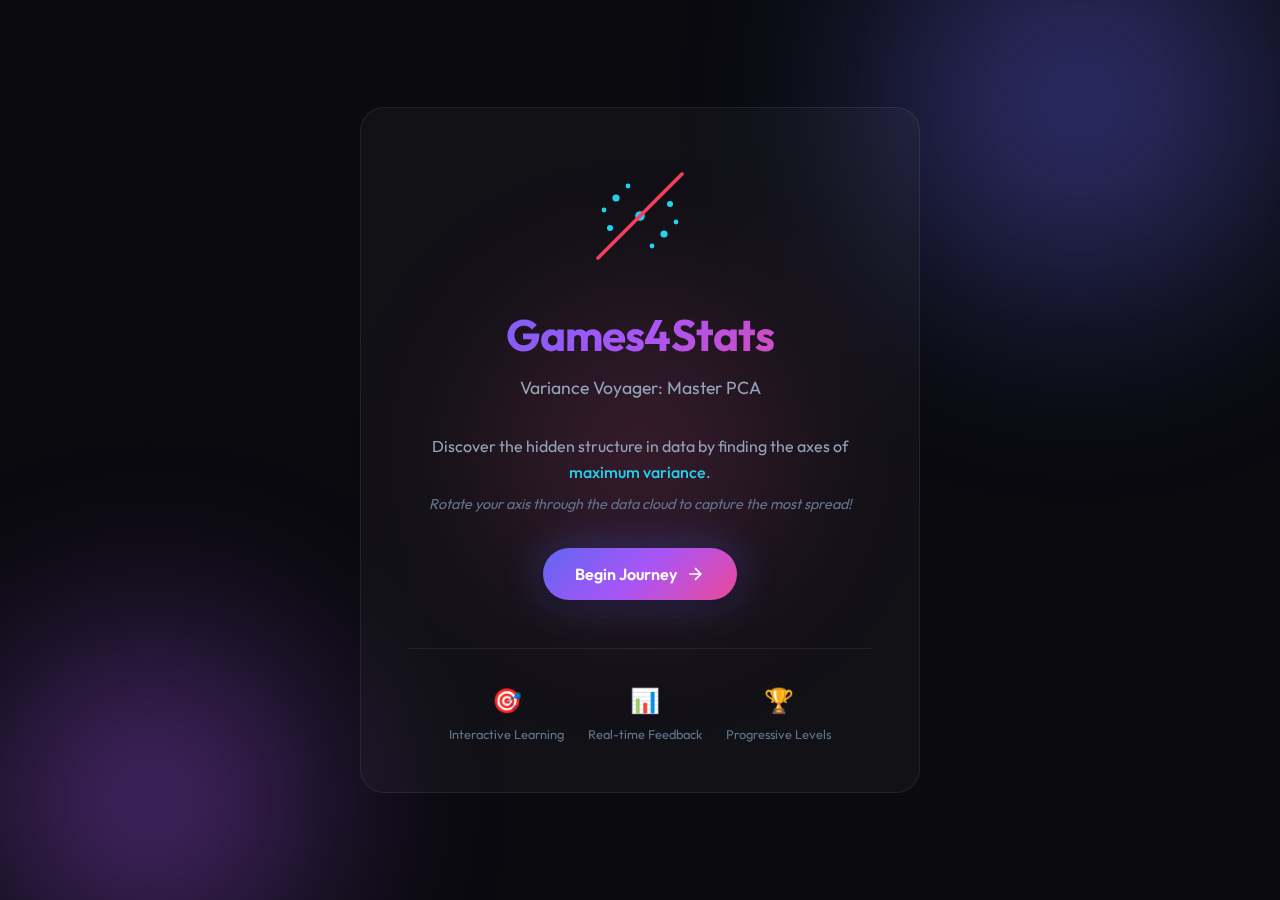
<file: games/variance-voyager/index.html>
<!DOCTYPE html>
<html lang="en">

<head>
    <meta charset="UTF-8">
    <meta name="viewport" content="width=device-width, initial-scale=1.0">
    <title>Games4Stats: Variance Voyager</title>
    <meta name="description"
        content="Games4Stats presents Variance Voyager: An interactive game that teaches Principal Components Analysis (PCA) through hands-on data exploration.">
    <link rel="preconnect" href="https://fonts.googleapis.com">
    <link rel="preconnect" href="https://fonts.gstatic.com" crossorigin>
    <link
        href="https://fonts.googleapis.com/css2?family=Outfit:wght@300;400;500;600;700&family=Space+Mono:wght@400;700&display=swap"
        rel="stylesheet">
    <link rel="stylesheet" href="styles.css">
</head>

<body>
    <div class="background-effects">
        <div class="gradient-orb orb-1"></div>
        <div class="gradient-orb orb-2"></div>
        <div class="gradient-orb orb-3"></div>
    </div>

    <!-- Start Screen -->
    <div id="start-screen" class="screen active">
        <div class="glass-card hero-card">
            <div class="logo-container">
                <div class="logo-icon">
                    <svg viewBox="0 0 100 100" class="logo-svg">
                        <circle cx="50" cy="50" r="4" class="logo-point" style="--delay: 0" />
                        <circle cx="30" cy="35" r="3" class="logo-point" style="--delay: 0.1s" />
                        <circle cx="70" cy="65" r="3" class="logo-point" style="--delay: 0.2s" />
                        <circle cx="25" cy="60" r="2.5" class="logo-point" style="--delay: 0.3s" />
                        <circle cx="75" cy="40" r="2.5" class="logo-point" style="--delay: 0.4s" />
                        <circle cx="40" cy="25" r="2" class="logo-point" style="--delay: 0.5s" />
                        <circle cx="60" cy="75" r="2" class="logo-point" style="--delay: 0.6s" />
                        <circle cx="20" cy="45" r="2" class="logo-point" style="--delay: 0.7s" />
                        <circle cx="80" cy="55" r="2" class="logo-point" style="--delay: 0.8s" />
                        <line x1="15" y1="85" x2="85" y2="15" class="logo-axis" />
                    </svg>
                </div>
                <h1 class="game-title">Games4Stats</h1>
                <p class="game-subtitle">Variance Voyager: Master PCA</p>
            </div>

            <div class="intro-text">
                <p>Discover the hidden structure in data by finding the axes of <strong>maximum variance</strong>.</p>
                <p class="hint-text">Rotate your axis through the data cloud to capture the most spread!</p>
            </div>

            <button id="start-btn" class="primary-btn">
                <span>Begin Journey</span>
                <svg class="btn-arrow" viewBox="0 0 24 24" fill="none" stroke="currentColor" stroke-width="2">
                    <path d="M5 12h14M12 5l7 7-7 7" />
                </svg>
            </button>

            <div class="feature-grid">
                <div class="feature-item">
                    <div class="feature-icon">🎯</div>
                    <span>Interactive Learning</span>
                </div>
                <div class="feature-item">
                    <div class="feature-icon">📊</div>
                    <span>Real-time Feedback</span>
                </div>
                <div class="feature-item">
                    <div class="feature-icon">🏆</div>
                    <span>Progressive Levels</span>
                </div>
            </div>
        </div>
    </div>

    <!-- Game Screen -->
    <div id="game-screen" class="screen">
        <header class="game-header">
            <div class="level-indicator glass-pill">
                <span class="level-label">Level</span>
                <span id="level-number" class="level-num">1</span>
                <span id="level-name" class="level-name">The Basics</span>
            </div>

            <div class="score-container glass-pill">
                <span class="score-label">Total Score</span>
                <span id="total-score" class="score-value">0</span>
            </div>
        </header>

        <main class="game-main">
            <div class="canvas-container glass-card">
                <canvas id="game-canvas"></canvas>
                <div class="axis-control" id="axis-control">
                    <div class="axis-handle" id="axis-handle"></div>
                </div>
                <div class="rotation-hint" id="rotation-hint">
                    <svg viewBox="0 0 24 24" fill="none" stroke="currentColor" stroke-width="2">
                        <path
                            d="M12 2v4M12 18v4M4.93 4.93l2.83 2.83M16.24 16.24l2.83 2.83M2 12h4M18 12h4M4.93 19.07l2.83-2.83M16.24 7.76l2.83-2.83" />
                    </svg>
                    <span>Drag to rotate axis</span>
                </div>
            </div>

            <aside class="stats-panel">
                <div class="stat-card glass-card">
                    <h3>Variance Captured</h3>
                    <div class="variance-meter">
                        <div class="meter-track">
                            <div id="variance-fill" class="meter-fill"></div>
                        </div>
                        <span id="variance-percent" class="meter-value">0%</span>
                    </div>
                    <div class="variance-breakdown">
                        <div class="variance-item">
                            <span class="variance-label">PC1:</span>
                            <span id="pc1-variance" class="variance-value">--</span>
                        </div>
                        <div class="variance-item" id="pc2-container" style="opacity: 0.3">
                            <span class="variance-label">PC2:</span>
                            <span id="pc2-variance" class="variance-value">--</span>
                        </div>
                    </div>
                </div>

                <div class="stat-card glass-card">
                    <h3>Current Angle</h3>
                    <div class="angle-display">
                        <span id="angle-value" class="angle-num">0</span>
                        <span class="angle-unit">°</span>
                    </div>
                </div>

                <div class="stat-card glass-card objective-card">
                    <h3>Objective</h3>
                    <p id="objective-text">Find the axis that captures the maximum variance in the data.</p>
                    <div class="target-info">
                        <span>Target:</span>
                        <span id="target-percent">95%</span>
                    </div>
                </div>

                <button id="confirm-btn" class="primary-btn confirm-btn" disabled>
                    <span>Lock PC1</span>
                    <svg viewBox="0 0 24 24" fill="none" stroke="currentColor" stroke-width="2">
                        <path d="M5 13l4 4L19 7" />
                    </svg>
                </button>
            </aside>
        </main>

        <div id="tooltip" class="tooltip glass-card">
            <h4 id="tooltip-title">Principal Component 1</h4>
            <p id="tooltip-text">The first principal component is the direction in which the data varies the most.</p>
        </div>
    </div>

    <!-- Level Complete Screen -->
    <div id="complete-screen" class="screen">
        <div class="glass-card complete-card">
            <div class="complete-icon">🎉</div>
            <h2>Level Complete!</h2>
            <div class="complete-stats">
                <div class="complete-stat">
                    <span class="stat-label">Variance Captured</span>
                    <span id="complete-variance" class="stat-value">98.5%</span>
                </div>
                <div class="complete-stat">
                    <span class="stat-label">Accuracy Bonus</span>
                    <span id="complete-bonus" class="stat-value">+250</span>
                </div>
                <div class="complete-stat highlight">
                    <span class="stat-label">Level Score</span>
                    <span id="complete-score" class="stat-value">1250</span>
                </div>
            </div>
            <div class="insight-box">
                <h4>📚 What You Learned</h4>
                <p id="insight-text">The first principal component always points in the direction of maximum variance in
                    your data.</p>
            </div>
            <button id="next-level-btn" class="primary-btn">
                <span>Next Level</span>
                <svg class="btn-arrow" viewBox="0 0 24 24" fill="none" stroke="currentColor" stroke-width="2">
                    <path d="M5 12h14M12 5l7 7-7 7" />
                </svg>
            </button>
        </div>
    </div>

    <!-- Final Screen -->
    <div id="final-screen" class="screen">
        <div class="glass-card final-card">
            <div class="trophy-container">
                <div class="trophy">🏆</div>
                <div class="confetti"></div>
            </div>
            <h2>Congratulations!</h2>
            <p class="final-subtitle">You've mastered the fundamentals of PCA!</p>

            <div class="final-score-display">
                <span class="final-score-label">Final Score</span>
                <span id="final-score" class="final-score-value">0</span>
            </div>

            <div class="summary-box">
                <h4>🧠 Key Takeaways</h4>
                <ul class="takeaways-list">
                    <li>PCA finds the directions of <strong>maximum variance</strong> in your data</li>
                    <li>Principal components are <strong>orthogonal</strong> (perpendicular) to each other</li>
                    <li>PC1 captures the most variance, PC2 the second most, and so on</li>
                    <li>PCA enables <strong>dimensionality reduction</strong> while preserving information</li>
                </ul>
            </div>

            <button id="restart-btn" class="primary-btn">
                <span>Play Again</span>
                <svg viewBox="0 0 24 24" fill="none" stroke="currentColor" stroke-width="2">
                    <path d="M1 4v6h6M23 20v-6h-6" />
                    <path d="M20.49 9A9 9 0 0 0 5.64 5.64L1 10m22 4l-4.64 4.36A9 9 0 0 1 3.51 15" />
                </svg>
            </button>
        </div>
    </div>

    <script src="game.js"></script>
</body>

</html>
</file>
<file: landing.css>
:root {
    --bg-dark: #0a0a0f;
    --glass-bg: rgba(255, 255, 255, 0.05);
    --glass-border: rgba(255, 255, 255, 0.1);
    --primary: #6366f1;
    --secondary: #ec4899;
    --accent: #14b8a6;
    --text-main: #f8fafc;
    --text-muted: #94a3b8;
}

* {
    margin: 0;
    padding: 0;
    box-sizing: border-box;
}

body {
    background-color: var(--bg-dark);
    color: var(--text-main);
    font-family: 'Outfit', sans-serif;
    min-height: 100vh;
    overflow-x: hidden;
    background-image:
        radial-gradient(circle at 10% 20%, rgba(99, 102, 241, 0.15) 0%, transparent 40%),
        radial-gradient(circle at 90% 80%, rgba(236, 72, 153, 0.15) 0%, transparent 40%);
}

.games-header {
    padding: 4rem 2rem;
    text-align: center;
    position: relative;
}

.logo-display {
    font-family: 'Space Mono', monospace;
    font-size: 3.5rem;
    font-weight: 700;
    background: linear-gradient(135deg, #fff 0%, #94a3b8 100%);
    -webkit-background-clip: text;
    -webkit-text-fill-color: transparent;
    margin-bottom: 1rem;
    letter-spacing: -1px;
}

.subtitle {
    color: var(--text-muted);
    font-size: 1.25rem;
    max-width: 600px;
    margin: 0 auto;
    line-height: 1.6;
}

.games-grid {
    display: grid;
    grid-template-columns: repeat(auto-fit, minmax(320px, 1fr));
    gap: 2rem;
    padding: 2rem 4rem;
    max-width: 1400px;
    margin: 0 auto;
}

.game-card {
    background: var(--glass-bg);
    border: 1px solid var(--glass-border);
    border-radius: 20px;
    padding: 2rem;
    transition: all 0.3s cubic-bezier(0.4, 0, 0.2, 1);
    backdrop-filter: blur(10px);
    position: relative;
    overflow: hidden;
    display: flex;
    flex-direction: column;
    height: 100%;
}

.game-card:hover {
    transform: translateY(-5px);
    background: rgba(255, 255, 255, 0.08);
    border-color: rgba(255, 255, 255, 0.2);
    box-shadow: 0 20px 40px rgba(0, 0, 0, 0.4);
}

.card-icon {
    font-size: 3rem;
    margin-bottom: 1.5rem;
    background: rgba(255, 255, 255, 0.1);
    width: 70px;
    height: 70px;
    border-radius: 16px;
    display: flex;
    align-items: center;
    justify-content: center;
}

.pca-icon {
    color: #ec4899;
    background: rgba(236, 72, 153, 0.1);
}

.ttest-icon {
    color: #6366f1;
    background: rgba(99, 102, 241, 0.1);
}

.paired-icon {
    color: #14b8a6;
    background: rgba(20, 184, 166, 0.1);
}

.anova-icon {
    color: #f59e0b;
    background: rgba(245, 158, 11, 0.1);
}

.inter-icon {
    color: #a855f7;
    background: rgba(168, 85, 247, 0.1);
}

.card-title {
    font-size: 1.75rem;
    margin-bottom: 1rem;
    font-weight: 600;
}

.card-desc {
    color: var(--text-muted);
    line-height: 1.6;
    margin-bottom: 1.5rem;
    flex-grow: 1;
}

.research-tag {
    display: inline-block;
    padding: 0.25rem 0.75rem;
    border-radius: 50px;
    font-size: 0.85rem;
    font-weight: 500;
    margin-bottom: 1rem;
    border: 1px solid rgba(255, 255, 255, 0.1);
}

.why-useful {
    background: rgba(0, 0, 0, 0.3);
    padding: 1rem;
    border-radius: 12px;
    margin-bottom: 1.5rem;
    font-size: 0.9rem;
    color: #cbd5e1;
    border-left: 3px solid;
}

.card-btn {
    width: 100%;
    padding: 1rem;
    border-radius: 12px;
    border: none;
    font-family: inherit;
    font-weight: 600;
    cursor: pointer;
    transition: all 0.2s;
    display: flex;
    align-items: center;
    justify-content: center;
    gap: 0.5rem;
    text-decoration: none;
    color: white;
}

.btn-primary {
    background: linear-gradient(135deg, var(--primary), #818cf8);
}

.btn-secondary {
    background: linear-gradient(135deg, var(--secondary), #f472b6);
}

.btn-accent {
    background: linear-gradient(135deg, var(--accent), #2dd4bf);
}

.btn-amber {
    background: linear-gradient(135deg, #f59e0b, #d97706);
}

.btn-purple {
    background: linear-gradient(135deg, #a855f7, #c026d3);
}

.btn-disabled {
    background: rgba(255, 255, 255, 0.1);
    color: rgba(255, 255, 255, 0.3);
    cursor: not-allowed;
}

.card-btn:hover:not(.btn-disabled) {
    transform: scale(1.02);
    filter: brightness(1.1);
}

.status-badge {
    position: absolute;
    top: 1rem;
    right: 1rem;
    padding: 0.25rem 0.75rem;
    border-radius: 50px;
    font-size: 0.75rem;
    font-weight: 600;
    letter-spacing: 0.5px;
    text-transform: uppercase;
}

.status-live {
    background: rgba(20, 184, 166, 0.2);
    color: #2dd4bf;
    border: 1px solid rgba(20, 184, 166, 0.4);
}

.status-soon {
    background: rgba(255, 255, 255, 0.1);
    color: #94a3b8;
    border: 1px solid rgba(255, 255, 255, 0.1);
}

footer {
    text-align: center;
    padding: 4rem;
    color: var(--text-muted);
    font-size: 0.9rem;
}

@media (max-width: 768px) {
    .games-grid {
        padding: 1rem;
    }

    .logo-display {
        font-size: 2.5rem;
    }
}
</file>
<file: games/variance-voyager/styles.css>
:root {
    --bg-primary: #0a0a0f;
    --bg-secondary: #12121a;
    --surface: rgba(255, 255, 255, 0.03);
    --surface-hover: rgba(255, 255, 255, 0.06);
    --border: rgba(255, 255, 255, 0.08);
    --border-light: rgba(255, 255, 255, 0.12);
    --accent-primary: #6366f1;
    --accent-secondary: #8b5cf6;
    --accent-tertiary: #a855f7;
    --accent-gradient: linear-gradient(135deg, #6366f1 0%, #a855f7 50%, #ec4899 100%);
    --accent-glow: rgba(99, 102, 241, 0.4);
    --point-primary: #22d3ee;
    --point-secondary: #34d399;
    --point-tertiary: #fbbf24;
    --axis-color: #f43f5e;
    --axis-glow: rgba(244, 63, 94, 0.6);
    --projection-color: rgba(244, 63, 94, 0.3);
    --text-primary: #f8fafc;
    --text-secondary: #94a3b8;
    --text-muted: #64748b;
    --success: #22c55e;
    --warning: #f59e0b;
    --error: #ef4444;
    --font-primary: 'Outfit', sans-serif;
    --font-mono: 'Space Mono', monospace;
    --spacing-xs: 0.25rem;
    --spacing-sm: 0.5rem;
    --spacing-md: 1rem;
    --spacing-lg: 1.5rem;
    --spacing-xl: 2rem;
    --spacing-2xl: 3rem;
    --radius-sm: 0.5rem;
    --radius-md: 0.75rem;
    --radius-lg: 1rem;
    --radius-xl: 1.5rem;
    --radius-full: 9999px;
    --shadow-sm: 0 2px 8px rgba(0, 0, 0, 0.3);
    --shadow-md: 0 4px 16px rgba(0, 0, 0, 0.4);
    --shadow-lg: 0 8px 32px rgba(0, 0, 0, 0.5);
    --shadow-glow: 0 0 40px var(--accent-glow);
    --transition-fast: 150ms ease;
    --transition-base: 250ms ease;
    --transition-slow: 400ms ease;
}

*,
*::before,
*::after {
    margin: 0;
    padding: 0;
    box-sizing: border-box;
}

html {
    font-size: 16px;
    scroll-behavior: smooth;
}

body {
    font-family: var(--font-primary);
    background: var(--bg-primary);
    color: var(--text-primary);
    min-height: 100vh;
    overflow-x: hidden;
    line-height: 1.6;
}

.background-effects {
    position: fixed;
    inset: 0;
    pointer-events: none;
    z-index: -1;
    overflow: hidden;
}

.gradient-orb {
    position: absolute;
    border-radius: 50%;
    filter: blur(80px);
    opacity: 0.5;
    animation: float 20s ease-in-out infinite;
}

.orb-1 {
    width: 600px;
    height: 600px;
    background: radial-gradient(circle, var(--accent-primary) 0%, transparent 70%);
    top: -200px;
    right: -100px;
}

.orb-2 {
    width: 500px;
    height: 500px;
    background: radial-gradient(circle, var(--accent-tertiary) 0%, transparent 70%);
    bottom: -150px;
    left: -100px;
    animation-delay: -7s;
}

.orb-3 {
    width: 400px;
    height: 400px;
    background: radial-gradient(circle, #ec4899 0%, transparent 70%);
    top: 50%;
    left: 50%;
    transform: translate(-50%, -50%);
    animation-delay: -14s;
    opacity: 0.3;
}

@keyframes float {

    0%,
    100% {
        transform: translate(0, 0) scale(1);
    }

    25% {
        transform: translate(30px, -30px) scale(1.05);
    }

    50% {
        transform: translate(-20px, 20px) scale(0.95);
    }

    75% {
        transform: translate(-30px, -20px) scale(1.02);
    }
}

.glass-card {
    background: var(--surface);
    backdrop-filter: blur(20px);
    -webkit-backdrop-filter: blur(20px);
    border: 1px solid var(--border);
    border-radius: var(--radius-xl);
    transition: all var(--transition-base);
}

.glass-card:hover {
    border-color: var(--border-light);
}

.glass-pill {
    background: var(--surface);
    backdrop-filter: blur(20px);
    -webkit-backdrop-filter: blur(20px);
    border: 1px solid var(--border);
    border-radius: var(--radius-full);
    padding: var(--spacing-sm) var(--spacing-lg);
}

.screen {
    position: fixed;
    inset: 0;
    display: flex;
    align-items: center;
    justify-content: center;
    padding: var(--spacing-xl);
    opacity: 0;
    visibility: hidden;
    transition: all var(--transition-slow);
}

.screen.active {
    opacity: 1;
    visibility: visible;
}

.hero-card {
    max-width: 560px;
    padding: var(--spacing-2xl);
    text-align: center;
}

.logo-container {
    margin-bottom: var(--spacing-xl);
}

.logo-icon {
    width: 120px;
    height: 120px;
    margin: 0 auto var(--spacing-lg);
    position: relative;
}

.logo-svg {
    width: 100%;
    height: 100%;
}

.logo-point {
    fill: var(--point-primary);
    animation: pulse 2s ease-in-out infinite;
    animation-delay: var(--delay);
}

.logo-axis {
    stroke: var(--axis-color);
    stroke-width: 3;
    stroke-linecap: round;
    animation: axisGlow 2s ease-in-out infinite;
}

@keyframes pulse {

    0%,
    100% {
        opacity: 0.6;
        transform: scale(1);
    }

    50% {
        opacity: 1;
        transform: scale(1.2);
    }
}

@keyframes axisGlow {

    0%,
    100% {
        opacity: 0.7;
        filter: drop-shadow(0 0 4px var(--axis-color));
    }

    50% {
        opacity: 1;
        filter: drop-shadow(0 0 12px var(--axis-color));
    }
}

.game-title {
    font-size: 2.75rem;
    font-weight: 700;
    background: var(--accent-gradient);
    -webkit-background-clip: text;
    -webkit-text-fill-color: transparent;
    background-clip: text;
    letter-spacing: -0.02em;
    margin-bottom: var(--spacing-xs);
}

.game-subtitle {
    font-size: 1.1rem;
    color: var(--text-secondary);
    font-weight: 400;
}

.intro-text {
    margin: var(--spacing-xl) 0;
    color: var(--text-secondary);
}

.intro-text p {
    margin-bottom: var(--spacing-sm);
}

.intro-text strong {
    color: var(--point-primary);
    font-weight: 500;
}

.hint-text {
    font-size: 0.9rem;
    color: var(--text-muted);
    font-style: italic;
}

.primary-btn {
    display: inline-flex;
    align-items: center;
    justify-content: center;
    gap: var(--spacing-sm);
    padding: var(--spacing-md) var(--spacing-xl);
    background: var(--accent-gradient);
    color: white;
    font-family: var(--font-primary);
    font-size: 1rem;
    font-weight: 600;
    border: none;
    border-radius: var(--radius-full);
    cursor: pointer;
    transition: all var(--transition-base);
    box-shadow: var(--shadow-md), var(--shadow-glow);
}

.primary-btn:hover:not(:disabled) {
    transform: translateY(-2px);
    box-shadow: var(--shadow-lg), 0 0 60px var(--accent-glow);
}

.primary-btn:active:not(:disabled) {
    transform: translateY(0);
}

.primary-btn:disabled {
    opacity: 0.5;
    cursor: not-allowed;
    box-shadow: none;
}

.primary-btn svg {
    width: 20px;
    height: 20px;
}

.btn-arrow {
    transition: transform var(--transition-fast);
}

.primary-btn:hover:not(:disabled) .btn-arrow {
    transform: translateX(4px);
}

.feature-grid {
    display: flex;
    justify-content: center;
    gap: var(--spacing-lg);
    margin-top: var(--spacing-2xl);
    padding-top: var(--spacing-xl);
    border-top: 1px solid var(--border);
}

.feature-item {
    display: flex;
    flex-direction: column;
    align-items: center;
    gap: var(--spacing-xs);
}

.feature-icon {
    font-size: 1.5rem;
}

.feature-item span {
    font-size: 0.8rem;
    color: var(--text-muted);
}

#game-screen {
    flex-direction: column;
    padding: var(--spacing-lg);
}

.game-header {
    display: flex;
    justify-content: space-between;
    align-items: center;
    width: 100%;
    max-width: 1200px;
    margin-bottom: var(--spacing-lg);
}

.level-indicator {
    display: flex;
    align-items: center;
    gap: var(--spacing-md);
}

.level-label {
    font-size: 0.75rem;
    text-transform: uppercase;
    letter-spacing: 0.1em;
    color: var(--text-muted);
}

.level-num {
    font-family: var(--font-mono);
    font-size: 1.25rem;
    font-weight: 700;
    color: var(--accent-primary);
}

.level-name {
    color: var(--text-secondary);
    font-size: 0.9rem;
}

.score-container {
    display: flex;
    align-items: center;
    gap: var(--spacing-md);
}

.score-label {
    font-size: 0.75rem;
    text-transform: uppercase;
    letter-spacing: 0.1em;
    color: var(--text-muted);
}

.score-value {
    font-family: var(--font-mono);
    font-size: 1.25rem;
    font-weight: 700;
    background: var(--accent-gradient);
    -webkit-background-clip: text;
    -webkit-text-fill-color: transparent;
    background-clip: text;
}

.game-main {
    display: grid;
    grid-template-columns: 1fr 320px;
    gap: var(--spacing-lg);
    width: 100%;
    max-width: 1200px;
    flex: 1;
    min-height: 0;
}

.canvas-container {
    position: relative;
    padding: var(--spacing-md);
    display: flex;
    align-items: center;
    justify-content: center;
    overflow: hidden;
}

#game-canvas {
    width: 100%;
    height: 100%;
    max-width: 700px;
    max-height: 700px;
    aspect-ratio: 1;
    border-radius: var(--radius-lg);
}

.axis-control {
    position: absolute;
    width: 100%;
    height: 100%;
    max-width: 700px;
    max-height: 700px;
    pointer-events: none;
}

.axis-handle {
    position: absolute;
    width: 40px;
    height: 40px;
    background: var(--axis-color);
    border: 3px solid white;
    border-radius: 50%;
    cursor: grab;
    pointer-events: auto;
    transform: translate(-50%, -50%);
    box-shadow: 0 0 20px var(--axis-glow);
    transition: transform var(--transition-fast), box-shadow var(--transition-fast);
}

.axis-handle:hover {
    transform: translate(-50%, -50%) scale(1.15);
    box-shadow: 0 0 30px var(--axis-glow);
}

.axis-handle:active {
    cursor: grabbing;
}

.rotation-hint {
    position: absolute;
    bottom: var(--spacing-lg);
    left: 50%;
    transform: translateX(-50%);
    display: flex;
    align-items: center;
    gap: var(--spacing-sm);
    padding: var(--spacing-sm) var(--spacing-md);
    background: rgba(0, 0, 0, 0.6);
    border-radius: var(--radius-full);
    font-size: 0.8rem;
    color: var(--text-secondary);
    animation: fadeInUp 0.5s ease;
}

.rotation-hint svg {
    width: 16px;
    height: 16px;
    animation: spin 3s linear infinite;
}

@keyframes spin {
    from {
        transform: rotate(0deg);
    }

    to {
        transform: rotate(360deg);
    }
}

@keyframes fadeInUp {
    from {
        opacity: 0;
        transform: translateX(-50%) translateY(10px);
    }

    to {
        opacity: 1;
        transform: translateX(-50%) translateY(0);
    }
}

.stats-panel {
    display: flex;
    flex-direction: column;
    gap: var(--spacing-md);
}

.stat-card {
    padding: var(--spacing-lg);
}

.stat-card h3 {
    font-size: 0.75rem;
    text-transform: uppercase;
    letter-spacing: 0.1em;
    color: var(--text-muted);
    margin-bottom: var(--spacing-md);
}

.variance-meter {
    display: flex;
    align-items: center;
    gap: var(--spacing-md);
}

.meter-track {
    flex: 1;
    height: 12px;
    background: rgba(255, 255, 255, 0.1);
    border-radius: var(--radius-full);
    overflow: hidden;
}

.meter-fill {
    height: 100%;
    width: 0%;
    background: var(--accent-gradient);
    border-radius: var(--radius-full);
    transition: width var(--transition-base);
    box-shadow: 0 0 10px var(--accent-glow);
}

.meter-value {
    font-family: var(--font-mono);
    font-size: 1.1rem;
    font-weight: 700;
    min-width: 60px;
    text-align: right;
}

.variance-breakdown {
    display: flex;
    gap: var(--spacing-lg);
    margin-top: var(--spacing-md);
    padding-top: var(--spacing-md);
    border-top: 1px solid var(--border);
}

.variance-item {
    display: flex;
    gap: var(--spacing-sm);
    transition: opacity var(--transition-base);
}

.variance-label {
    color: var(--text-muted);
    font-size: 0.85rem;
}

.variance-value {
    font-family: var(--font-mono);
    font-size: 0.85rem;
    color: var(--point-primary);
}

.angle-display {
    display: flex;
    align-items: baseline;
    justify-content: center;
}

.angle-num {
    font-family: var(--font-mono);
    font-size: 3rem;
    font-weight: 700;
    background: var(--accent-gradient);
    -webkit-background-clip: text;
    -webkit-text-fill-color: transparent;
    background-clip: text;
}

.angle-unit {
    font-size: 1.5rem;
    color: var(--text-muted);
    margin-left: var(--spacing-xs);
}

.objective-card p {
    color: var(--text-secondary);
    font-size: 0.9rem;
    margin-bottom: var(--spacing-md);
}

.target-info {
    display: flex;
    justify-content: space-between;
    padding: var(--spacing-sm) var(--spacing-md);
    background: rgba(34, 197, 94, 0.1);
    border: 1px solid rgba(34, 197, 94, 0.3);
    border-radius: var(--radius-md);
}

.target-info span:first-child {
    color: var(--text-muted);
    font-size: 0.85rem;
}

.target-info span:last-child {
    font-family: var(--font-mono);
    font-weight: 700;
    color: var(--success);
}

.confirm-btn {
    margin-top: auto;
    width: 100%;
}

.tooltip {
    position: fixed;
    bottom: var(--spacing-xl);
    left: 50%;
    transform: translateX(-50%) translateY(20px);
    padding: var(--spacing-md) var(--spacing-lg);
    max-width: 400px;
    opacity: 0;
    visibility: hidden;
    transition: all var(--transition-base);
    z-index: 100;
}

.tooltip.visible {
    opacity: 1;
    visibility: visible;
    transform: translateX(-50%) translateY(0);
}

.tooltip h4 {
    font-size: 0.9rem;
    color: var(--accent-primary);
    margin-bottom: var(--spacing-xs);
}

.tooltip p {
    font-size: 0.85rem;
    color: var(--text-secondary);
}

.complete-card {
    max-width: 480px;
    padding: var(--spacing-2xl);
    text-align: center;
}

.complete-icon {
    font-size: 4rem;
    animation: bounce 0.6s ease infinite alternate;
}

@keyframes bounce {
    from {
        transform: translateY(0);
    }

    to {
        transform: translateY(-10px);
    }
}

.complete-card h2 {
    font-size: 2rem;
    margin: var(--spacing-md) 0 var(--spacing-xl);
    background: var(--accent-gradient);
    -webkit-background-clip: text;
    -webkit-text-fill-color: transparent;
    background-clip: text;
}

.complete-stats {
    display: flex;
    flex-direction: column;
    gap: var(--spacing-sm);
    margin-bottom: var(--spacing-xl);
}

.complete-stat {
    display: flex;
    justify-content: space-between;
    padding: var(--spacing-sm) var(--spacing-md);
    background: var(--surface);
    border-radius: var(--radius-md);
}

.complete-stat.highlight {
    background: rgba(99, 102, 241, 0.15);
    border: 1px solid rgba(99, 102, 241, 0.3);
}

.stat-label {
    color: var(--text-muted);
}

.stat-value {
    font-family: var(--font-mono);
    font-weight: 700;
    color: var(--text-primary);
}

.complete-stat.highlight .stat-value {
    color: var(--accent-primary);
}

.insight-box {
    text-align: left;
    padding: var(--spacing-lg);
    background: rgba(34, 211, 238, 0.1);
    border: 1px solid rgba(34, 211, 238, 0.2);
    border-radius: var(--radius-lg);
    margin-bottom: var(--spacing-xl);
}

.insight-box h4 {
    font-size: 0.9rem;
    color: var(--point-primary);
    margin-bottom: var(--spacing-sm);
}

.insight-box p {
    font-size: 0.9rem;
    color: var(--text-secondary);
}

.final-card {
    max-width: 540px;
    padding: var(--spacing-2xl);
    text-align: center;
}

.trophy-container {
    position: relative;
    margin-bottom: var(--spacing-lg);
}

.trophy {
    font-size: 5rem;
    animation: trophyPulse 2s ease-in-out infinite;
}

@keyframes trophyPulse {

    0%,
    100% {
        transform: scale(1);
        filter: drop-shadow(0 0 10px gold);
    }

    50% {
        transform: scale(1.1);
        filter: drop-shadow(0 0 30px gold);
    }
}

.final-card h2 {
    font-size: 2.5rem;
    background: var(--accent-gradient);
    -webkit-background-clip: text;
    -webkit-text-fill-color: transparent;
    background-clip: text;
}

.final-subtitle {
    color: var(--text-secondary);
    margin-bottom: var(--spacing-xl);
}

.final-score-display {
    display: flex;
    flex-direction: column;
    align-items: center;
    gap: var(--spacing-xs);
    margin-bottom: var(--spacing-xl);
}

.final-score-label {
    font-size: 0.75rem;
    text-transform: uppercase;
    letter-spacing: 0.1em;
    color: var(--text-muted);
}

.final-score-value {
    font-family: var(--font-mono);
    font-size: 4rem;
    font-weight: 700;
    background: var(--accent-gradient);
    -webkit-background-clip: text;
    -webkit-text-fill-color: transparent;
    background-clip: text;
}

.summary-box {
    text-align: left;
    padding: var(--spacing-lg);
    background: var(--surface);
    border: 1px solid var(--border);
    border-radius: var(--radius-lg);
    margin-bottom: var(--spacing-xl);
}

.summary-box h4 {
    font-size: 1rem;
    color: var(--text-primary);
    margin-bottom: var(--spacing-md);
}

.takeaways-list {
    list-style: none;
    display: flex;
    flex-direction: column;
    gap: var(--spacing-sm);
}

.takeaways-list li {
    position: relative;
    padding-left: var(--spacing-lg);
    font-size: 0.9rem;
    color: var(--text-secondary);
}

.takeaways-list li::before {
    content: '✓';
    position: absolute;
    left: 0;
    color: var(--success);
    font-weight: 700;
}

.takeaways-list strong {
    color: var(--point-primary);
}

@media (max-width: 900px) {
    .game-main {
        grid-template-columns: 1fr;
    }

    .stats-panel {
        display: grid;
        grid-template-columns: repeat(2, 1fr);
    }

    .stat-card:nth-child(3) {
        grid-column: span 2;
    }

    .confirm-btn {
        grid-column: span 2;
    }
}

@media (max-width: 600px) {
    .game-title {
        font-size: 2rem;
    }

    .feature-grid {
        flex-direction: column;
        gap: var(--spacing-md);
    }

    .stats-panel {
        grid-template-columns: 1fr;
    }

    .stat-card:nth-child(3),
    .confirm-btn {
        grid-column: span 1;
    }

    .game-header {
        flex-direction: column;
        gap: var(--spacing-md);
    }
}
</file>
<file: games/chi-square-challenge/styles.css>
/* ===== Chi-Square Challenge - Dedicated Styles ===== */
/* This overrides variance-voyager styles that don't work well for table-based games */

/* ===== Reset conflicting styles ===== */
#game-screen {
    padding: 1rem;
}

#game-screen .canvas-container {
    padding: 1.5rem;
}

/* ===== Contingency Table Styles ===== */
.contingency-table {
    display: grid;
    gap: 2px;
    background: rgba(255, 255, 255, 0.1);
    padding: 2px;
    border-radius: 12px;
    margin: 1rem 0;
    width: 100%;
    overflow-x: auto;
}

.table-cell {
    background: rgba(0, 0, 0, 0.4);
    padding: 1rem 0.5rem;
    text-align: center;
    display: flex;
    flex-direction: column;
    align-items: center;
    justify-content: center;
    min-height: 80px;
    position: relative;
    font-size: 0.9rem;
    word-wrap: break-word;
    overflow-wrap: break-word;
}

.table-cell.header {
    background: rgba(236, 72, 153, 0.25);
    font-weight: 600;
    font-size: 0.85rem;
    color: var(--text-primary);
}

.table-cell.data {
    background: rgba(255, 255, 255, 0.08);
}

.table-cell.total {
    background: rgba(99, 102, 241, 0.25);
    font-weight: 600;
}

.observed-value {
    font-size: 1.4rem;
    font-weight: 700;
    color: #fff;
}

.expected-value {
    font-size: 0.8rem;
    color: #94a3b8;
    margin-top: 0.25rem;
}

.residual-indicator {
    position: absolute;
    top: 6px;
    right: 6px;
    width: 10px;
    height: 10px;
    border-radius: 50%;
}

.residual-high { background: #22c55e; }
.residual-medium { background: #f59e0b; }
.residual-low { background: #ef4444; }

/* ===== Chi-Square Display ===== */
.chi-square-display {
    font-family: 'Space Mono', monospace;
    font-size: 2rem;
    font-weight: 700;
    text-align: center;
    margin: 1rem 0 0.5rem;
}

.chi-square-display.significant {
    color: #22c55e;
}

.chi-square-display.not-significant {
    color: #ef4444;
}

/* ===== Cell Input ===== */
.cell-input {
    width: 60px;
    background: rgba(255, 255, 255, 0.15);
    border: 1px solid rgba(255, 255, 255, 0.3);
    border-radius: 8px;
    color: white;
    font-size: 1.1rem;
    font-weight: 700;
    text-align: center;
    padding: 0.5rem;
    font-family: inherit;
    transition: all 0.2s;
}

.cell-input:focus {
    outline: none;
    border-color: #ec4899;
    background: rgba(236, 72, 153, 0.2);
    box-shadow: 0 0 0 3px rgba(236, 72, 153, 0.2);
}

/* ===== Scenario Text ===== */
.scenario-text {
    background: rgba(0, 0, 0, 0.25);
    padding: 1.25rem 1rem;
    border-radius: 12px;
    margin-bottom: 1rem;
    font-size: 0.95rem;
    line-height: 1.6;
    color: #e2e8f0;
}

/* ===== Decision Buttons ===== */
.decision-buttons {
    display: flex;
    gap: 1rem;
    margin-top: 1.5rem;
}

.decision-btn {
    flex: 1;
    padding: 1rem 0.5rem;
    border-radius: 12px;
    border: 2px solid;
    font-family: inherit;
    font-weight: 600;
    font-size: 0.9rem;
    cursor: pointer;
    transition: all 0.2s;
    min-height: 70px;
    touch-action: manipulation;
}

.decision-btn.independent {
    background: rgba(239, 68, 68, 0.15);
    border-color: #ef4444;
    color: #ef4444;
}

.decision-btn.associated {
    background: rgba(34, 197, 94, 0.15);
    border-color: #22c55e;
    color: #22c55e;
}

.decision-btn.selected.independent {
    background: #ef4444;
    color: white;
}

.decision-btn.selected.associated {
    background: #22c55e;
    color: white;
}

.decision-btn:hover:not(.selected) {
    transform: scale(1.02);
    filter: brightness(1.2);
}

.decision-btn small {
    font-size: 0.75rem;
    opacity: 0.9;
}

/* ===== Heatmap Legend ===== */
.heatmap-legend {
    display: flex;
    align-items: center;
    gap: 0.75rem;
    margin-top: 0.75rem;
    font-size: 0.8rem;
    color: #94a3b8;
    flex-wrap: wrap;
    justify-content: center;
    padding: 0.5rem;
}

.legend-gradient {
    width: 100px;
    height: 10px;
    background: linear-gradient(to right, rgba(34, 197, 94, 0.4), rgba(245, 158, 11, 0.6), rgba(239, 68, 68, 0.8));
    border-radius: 5px;
}

/* ===== Game Screen Layout ===== */
.game-main {
    display: flex;
    flex-direction: column;
    gap: 1.5rem;
    width: 100%;
    max-width: 100%;
}

.canvas-container {
    width: 100%;
    max-width: 100%;
    padding: 1.5rem;
    flex: 1;
}

.stats-panel {
    display: flex;
    flex-direction: column;
    gap: 1.5rem;
    width: 100%;
}

/* ===== Stat Cards ===== */
.stat-card.glass-card {
    padding: 1.25rem;
}

.stat-card h3 {
    margin-bottom: 0.75rem;
    font-size: 1.1rem;
    color: #f8fafc;
}

/* ===== Responsive Breakpoints ===== */
@media (min-width: 768px) {
    .game-main {
        flex-direction: row;
        gap: 2rem;
    }

    .canvas-container {
        flex: 1;
        max-width: 600px;
    }

    .stats-panel {
        width: 320px;
        flex-shrink: 0;
    }

    .table-cell {
        padding: 1.25rem 0.75rem;
        min-height: 90px;
        font-size: 1rem;
    }

    .table-cell.header {
        font-size: 0.95rem;
    }

    .observed-value {
        font-size: 1.6rem;
    }

    .chi-square-display {
        font-size: 2.5rem;
    }

    .decision-btn {
        padding: 1.25rem;
        font-size: 1rem;
    }

    .scenario-text {
        font-size: 1rem;
        padding: 1.5rem;
    }
}

@media (min-width: 1024px) {
    .game-main {
        gap: 3rem;
    }

    .stats-panel {
        width: 340px;
    }

    .contingency-table {
        max-width: 500px;
        margin-left: auto;
        margin-right: auto;
    }
}

/* ===== Mobile Adjustments ===== */
@media (max-width: 400px) {
    .table-cell {
        padding: 0.6rem 0.3rem;
        min-height: 55px;
        font-size: 0.8rem;
    }

    .observed-value {
        font-size: 1.2rem;
    }

    .expected-value {
        font-size: 0.7rem;
    }

    .chi-square-display {
        font-size: 1.5rem;
    }

    .decision-btn {
        font-size: 0.85rem;
        padding: 0.8rem 0.4rem;
        min-height: 55px;
    }

    .scenario-text {
        font-size: 0.9rem;
        padding: 1rem;
    }

    .cell-input {
        width: 50px;
        font-size: 1rem;
        padding: 0.35rem;
    }
}

/* ===== Hero Card ===== */
.hero-card {
    max-width: 90vw;
    padding: 2rem;
    margin: 1rem auto;
}

@media (min-width: 768px) {
    .hero-card {
        max-width: 600px;
    }
}

/* ===== Level Indicator ===== */
.level-indicator.glass-pill {
    padding: 0.75rem 1.25rem;
    font-size: 0.95rem;
}

.level-name {
    margin-left: 0.5rem;
    font-weight: 600;
    color: #ec4899;
}
</file>
